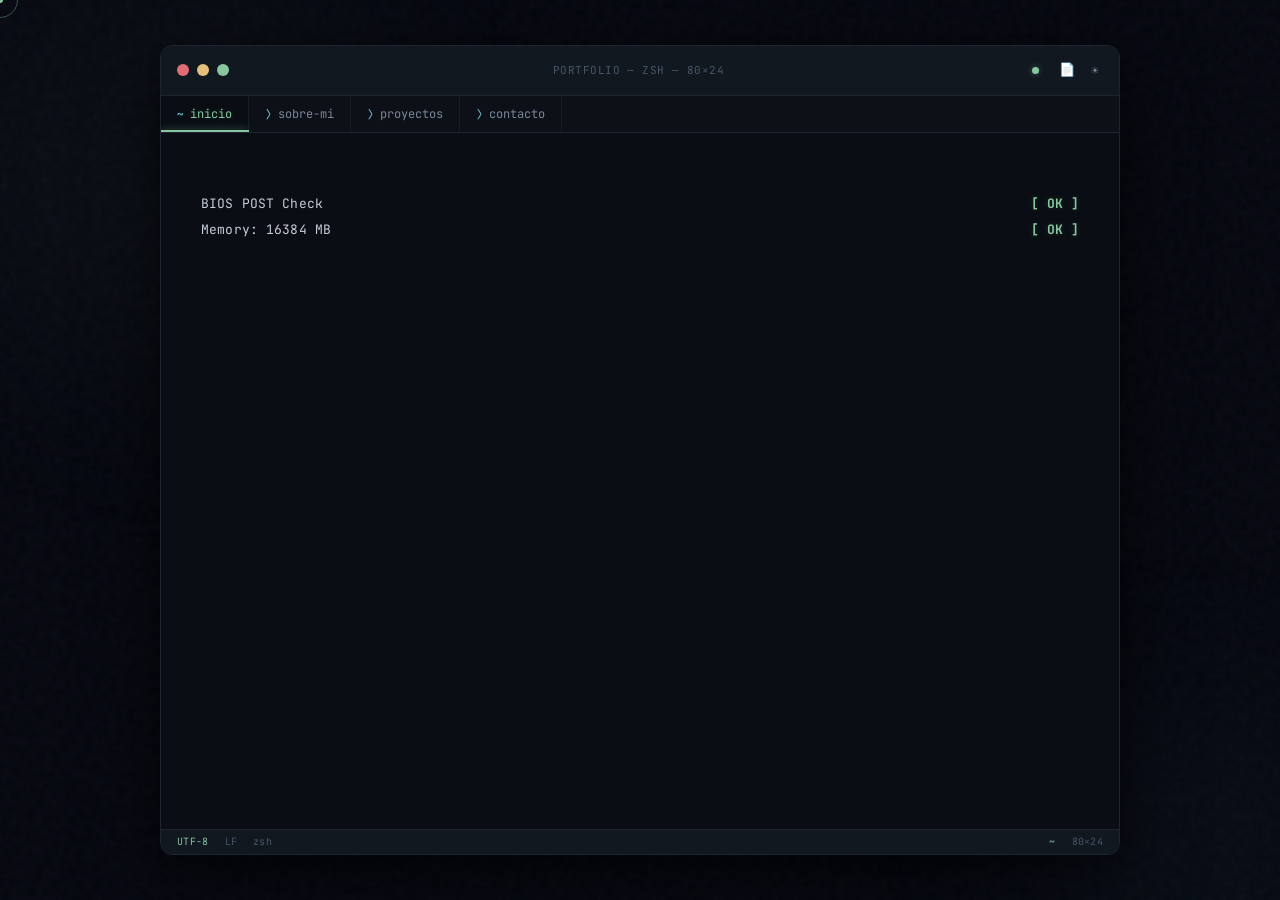
<file: index.html>
<!DOCTYPE html>
<html lang="es">
<head>
  <meta charset="UTF-8">
  <meta name="viewport" content="width=device-width, initial-scale=1.0">
  <title>David Colorado — Ingeniero de Sistemas en Formación | Portafolio Terminal</title>
  <meta name="description" content="Portafolio profesional de David Colorado. Ciberseguridad Junior, automatización y desarrollo de aplicaciones. 3 años de experiencia freelance. Especializado en SIEM, pentesting automatizado, y soluciones cloud.">
  <meta name="keywords" content="portfolio, ciberseguridad, inteligencia artificial, automatizacion, desarrollo web, rust, python, aws, penetration testing, security, SIEM, cloud security">
  <meta name="author" content="David Colorado">
  <meta name="robots" content="index, follow">
  <link rel="canonical" href="https://dacr2153.github.io/Portfolio/">

  <!-- Open Graph -->
  <meta property="og:title" content="David Colorado — Ingeniero de Sistemas en Formación | Portafolio">
  <meta property="og:description" content="Ciberseguridad Junior, automatización y desarrollo de aplicaciones. 3 años de experiencia. Soluciones cloud, SIEM, pentesting automatizado.">
  <meta property="og:type" content="website">
  <meta property="og:url" content="https://dacr2153.github.io/Portfolio/">
  <meta property="og:site_name" content="David Colorado Portfolio">
  <meta property="og:locale" content="es_CO">

  <!-- Twitter Card -->
  <meta name="twitter:card" content="summary">
  <meta name="twitter:title" content="David Colorado — Portafolio Terminal">
  <meta name="twitter:description" content="Ciberseguridad Junior, automatización y desarrollo. 3 años de experiencia.">

  <meta name="theme-color" content="#0a0e14">
  <link rel="preconnect" href="https://fonts.googleapis.com">
  <link rel="preconnect" href="https://fonts.gstatic.com" crossorigin>
  <link href="https://fonts.googleapis.com/css2?family=JetBrains+Mono:wght@400;500;700&display=swap" rel="stylesheet">
  <link rel="stylesheet" href="css/variables.css">
  <link rel="stylesheet" href="css/base.css">
  <link rel="stylesheet" href="css/terminal.css">
  <link rel="stylesheet" href="css/sections.css">
  <link rel="stylesheet" href="css/animations.css">
  <link rel="stylesheet" href="css/terminal-emulator.css">
  <link rel="stylesheet" href="css/effects.css">
  <link rel="stylesheet" href="css/light.css">
  <script type="application/ld+json">
  {
    "@context": "https://schema.org",
    "@type": "Person",
    "name": "David Alexander Colorado Rodríguez",
    "url": "https://dacr2153.github.io/Portfolio",
    "jobTitle": "Ingeniero de Sistemas en Formación — Ciberseguridad Junior",
    "knowsAbout": ["Ciberseguridad", "Inteligencia Artificial", "Automatización", "Cloud Security", "Rust", "Python", "Penetration Testing", "SIEM", "Forensics"],
    "sameAs": [
      "https://github.com/Dacr2153"
    ]
  }
  </script>
</head>
<body>
  <a href="#terminal-body" class="skip-link">Saltar al contenido principal</a>

  <!-- Ambient glow orbs -->
  <div class="orb orb--1"></div>
  <div class="orb orb--2"></div>
  <div class="orb orb--3"></div>

  <!-- Film grain overlay -->
  <div class="grain"></div>

  <!-- Matrix rain canvas (cyber theme only) -->
  <canvas id="matrixCanvas" class="matrix-canvas"></canvas>

  <!-- Devanagari rain canvas (light theme only) -->
  <canvas id="devanagariCanvas" class="devanagari-canvas"></canvas>

  <!-- Custom cursor -->
  <div class="cursor-dot" id="cursorDot"></div>
  <div class="cursor-ring" id="cursorRing"></div>

  <div class="terminal terminal--crt" id="terminal">
    <!-- TITLE BAR -->
    <div class="terminal__titlebar">
      <div class="terminal__dots">
        <span class="dot dot--red"></span>
        <span class="dot dot--yellow"></span>
        <span class="dot dot--green"></span>
      </div>
      <span class="terminal__title">portfolio — zsh — 80×24</span>
      <div class="terminal__titlebar-actions">
        <span class="pulse-dot" title="Disponible para oportunidades"></span>
        <a href="simple.html" class="theme-toggle" title="Ver versión simple del portafolio" aria-label="Ver versión simple">📄</a>
        <button class="theme-toggle" id="themeToggle" aria-label="Cambiar tema" title="Cambiar tema">☀</button>
      </div>
    </div>

    <!-- TAB BAR -->
    <div class="terminal__tabbar" role="tablist">
      <button class="tab tab--active" data-section="hero" role="tab" aria-selected="true" id="tab-hero">
        <span class="tab__icon">~</span>
        <span class="tab__label">inicio</span>
      </button>
      <button class="tab" data-section="about" role="tab" aria-selected="false" id="tab-about">
        <span class="tab__icon">⟩</span>
        <span class="tab__label">sobre-mi</span>
      </button>
      <button class="tab" data-section="projects" role="tab" aria-selected="false" id="tab-projects">
        <span class="tab__icon">⟩</span>
        <span class="tab__label">proyectos</span>
      </button>
      <button class="tab" data-section="contact" role="tab" aria-selected="false" id="tab-contact">
        <span class="tab__icon">⟩</span>
        <span class="tab__label">contacto</span>
      </button>
    </div>

    <!-- TERMINAL BODY -->
    <div class="terminal__body" id="terminal-body">

      <!-- ===== HERO / BOOT ===== -->
      <div class="terminal-section terminal-section--active" id="section-hero" role="tabpanel" aria-labelledby="tab-hero">
        <div class="boot" id="bootSequence">
          <div class="boot-line" data-delay="0">
            <span class="boot-line__text">BIOS POST Check</span>
            <span class="boot-line__status">[ OK ]</span>
          </div>
          <div class="boot-line" data-delay="200">
            <span class="boot-line__text">Memory: 16384 MB</span>
            <span class="boot-line__status">[ OK ]</span>
          </div>
          <div class="boot-line" data-delay="400">
            <span class="boot-line__text">Loading kernel modules</span>
            <span class="boot-line__status">[ OK ]</span>
          </div>
          <div class="boot-line" data-delay="550">
            <span class="boot-line__text">Mounting filesystems</span>
            <span class="boot-line__status">[ OK ]</span>
          </div>
          <div class="boot-line" data-delay="700">
            <span class="boot-line__text">Starting network</span>
            <span class="boot-line__status">[ OK ]</span>
          </div>
          <div class="boot-line" data-delay="900">
            <span class="boot-line__text">Loading portfolio.service</span>
            <span class="boot-line__status">[ OK ]</span>
          </div>
          <div class="boot-progress" id="bootProgress">
            <div class="boot-progress__fill" id="bootProgressFill"></div>
          </div>
          <div class="boot-welcome" id="bootWelcome">
            <div class="boot-welcome__title">Welcome to PortfolioOS v2.0</div>
            <div class="boot-welcome__subtitle">Last login: Sat Aug 30 from github.com</div>
          </div>
        </div>

        <!-- HERO CONTENT (hidden until boot completes) -->
        <div class="hero-content" id="heroContent" style="display:none;">
          <div class="hero-cmd">
            <div class="hero-cmd__line">
              <span class="prompt">whoami</span>
            </div>
            <div class="hero-cmd__output">
              <div class="hero-name" id="heroName">David Colorado</div>
            </div>
          </div>

          <div class="hero-cmd">
            <div class="hero-cmd__line">
              <span class="prompt">cat /etc/motd</span>
            </div>
            <div class="hero-cmd__output">
              <div class="hero-role">Ingeniero de Sistemas en Formación — Ciberseguridad Junior</div>
              <div class="hero-focus">Automatización · Seguridad en la Nube · Agentes de IA · Detección de Amenazas</div>
            </div>
          </div>

          <div class="hero-cmd">
            <div class="hero-cmd__line">
              <span class="prompt">ls ~/proyectos/</span>
            </div>
            <div class="hero-cmd__output hero-ls">
              <div class="hero-ls__dirs">
                <a class="hero-ls__dir" data-goto="projects" data-filter="ciberseguridad">
                  ciberseguridad/<span># seguridad ofensiva y defensiva</span>
                </a>
                <a class="hero-ls__dir" data-goto="projects" data-filter="ia">
                  ia/<span># agentes IA y ML aplicado</span>
                </a>
                <a class="hero-ls__dir" data-goto="projects" data-filter="appweb">
                  appweb/<span># aplicaciones web full-stack</span>
                </a>
              </div>
            </div>
          </div>

          <div class="term-emulator" id="heroTerminal" role="application" aria-label="Terminal interactivo"></div>
        </div>
      </div>

      <!-- ===== SOBRE MÍ ===== -->
      <div class="terminal-section" id="section-about" role="tabpanel" aria-labelledby="tab-about">
        <div class="section-header">
          <span class="section-header__title">~</span>
          <span class="section-header__path">sobre-mi</span>
        </div>

        <div class="cmd-output">
          <span class="prompt">neofetch --portfolio</span>
        </div>

        <div class="neofetch reveal">
           <pre class="neofetch__ascii">
       .--.       
      |o_o |      David Colorado
      |:_/ |      Ingeniero de Sistemas en Formación
     //   \ \     ─────────────────────
    (|     | )    OS: PortfolioOS 2.0
   /'\_   _/`\    Host: GitHub Pages
   \___)=(___/    Shell: zsh 5.9
                  Terminal: Portfolio-TUI
                  CPU: Creative + Analytical
                  Memory: 10 Proyectos
                  Uptime: Since 2022</pre>
          <div class="neofetch__info">
            <div class="neofetch__row">
              <span class="neofetch__label">Nombre</span>
              <span class="neofetch__sep">:</span>
              <span class="neofetch__value">David Alexander Colorado Rodríguez</span>
            </div>
            <div class="neofetch__row">
              <span class="neofetch__label">Título</span>
              <span class="neofetch__sep">:</span>
              <span class="neofetch__value">Ingeniero de Sistemas en Formación — Ciberseguridad Junior</span>
            </div>
            <div class="neofetch__row">
              <span class="neofetch__label">Experiencia</span>
              <span class="neofetch__sep">:</span>
              <span class="neofetch__value">3 años freelance (Automatización, IA, Seguridad)</span>
            </div>
            <div class="neofetch__row">
              <span class="neofetch__label">Ubicación</span>
              <span class="neofetch__sep">:</span>
              <span class="neofetch__value">Bogotá, Colombia</span>
            </div>
            <div class="neofetch__row">
              <span class="neofetch__label">Terminal</span>
              <span class="neofetch__sep">:</span>
              <span class="neofetch__value">Portfolio-TUI v1.0</span>
            </div>

            <div class="neofetch__section">
              <div class="neofetch__section-title">=== STACK ===</div>
              <div class="neofetch__row">
                <span class="neofetch__label">Languages</span>
                <span class="neofetch__sep">:</span>
                <span class="neofetch__value">Python · Rust · Bash · Java · JavaScript</span>
              </div>
              <div class="neofetch__row">
                <span class="neofetch__label">Frontend</span>
                <span class="neofetch__sep">:</span>
                <span class="neofetch__value">React · HTML5 · CSS</span>
              </div>
              <div class="neofetch__row">
                <span class="neofetch__label">Backend</span>
                <span class="neofetch__sep">:</span>
                <span class="neofetch__value">Node.js · FastAPI</span>
              </div>
              <div class="neofetch__row">
                <span class="neofetch__label">AI/ML</span>
                <span class="neofetch__sep">:</span>
                <span class="neofetch__value">Agentes multiagente · Detección de phishing · Ollama · Gemini</span>
              </div>
              <div class="neofetch__row">
                <span class="neofetch__label">Cloud</span>
                <span class="neofetch__sep">:</span>
                <span class="neofetch__value">AWS (básico) · Docker · GitHub Actions</span>
              </div>
              <div class="neofetch__row">
                <span class="neofetch__label">Security</span>
                <span class="neofetch__sep">:</span>
                <span class="neofetch__value">Nmap · Metasploit · Burp Suite · Wireshark · John the Ripper</span>
              </div>
              <div class="neofetch__row">
                <span class="neofetch__label">Databases</span>
                <span class="neofetch__sep">:</span>
                <span class="neofetch__value">PostgreSQL · MySQL · MongoDB</span>
              </div>
              <div class="neofetch__row">
                <span class="neofetch__label">SO</span>
                <span class="neofetch__sep">:</span>
                <span class="neofetch__value">Kali · Parrot · Ubuntu · ArchLinux</span>
              </div>
            </div>

            <div class="neofetch__color-bar">
              <span class="neofetch__color-block" style="background: #0a0e14;"></span>
              <span class="neofetch__color-block" style="background: #e06c75;"></span>
              <span class="neofetch__color-block" style="background: #88c6a0;"></span>
              <span class="neofetch__color-block" style="background: #e5c07b;"></span>
              <span class="neofetch__color-block" style="background: #61afef;"></span>
              <span class="neofetch__color-block" style="background: #c678dd;"></span>
              <span class="neofetch__color-block" style="background: #6cb4c9;"></span>
              <span class="neofetch__color-block" style="background: #abb2bf;"></span>
            </div>
          </div>
        </div>

        <!-- EXPERIENCE -->
        <div class="cmd-output" style="margin-top: var(--sp-6);">
          <span class="prompt">cat /var/log/experience.log</span>
        </div>
        <div class="experience-view reveal">
          <div class="experience-entry">
            <div class="experience-entry__header">
              <span class="experience-entry__role">Desarrollador Freelance — Automatización, IA y Seguridad</span>
              <span class="experience-entry__date">2022 — 2026</span>
            </div>
            <div class="experience-entry__company">Múltiples clientes empresariales (independiente)</div>
            <ul class="experience-entry__list">
              <li>Diseñé e implementé herramientas de seguridad (RedOps, CloudSentinel, ForensIQ, DangerZone) para detección de vulnerabilidades y automatización de respuesta a incidentes</li>
              <li>Detecté fallos y vulnerabilidades en desarrollos empresariales mediante análisis manual, análisis con IA y herramientas especializadas (Nmap, Burp Suite, Metasploit)</li>
              <li>Adapté DangerZone: herramienta de defensa contra contaminación de documentos por phishing y detección de prompt injection</li>
              <li>Implementé controles básicos de seguridad en servicios AWS (IAM, EC2, S3) para infraestructuras de clientes</li>
              <li>Automaticé procesos de seguridad mediante agentes de IA (1 en producción, 2 en laboratorio) con respuesta automatizada (aislamiento, bloqueo de IPs, notificaciones)</li>
            </ul>
          </div>
          <div class="experience-entry">
            <div class="experience-entry__header">
              <span class="experience-entry__role">Instructor de Seguridad Informática</span>
              <span class="experience-entry__date">2023 — 2025</span>
            </div>
            <div class="experience-entry__company">GISAC - ACM Chapter, Universidad Distrital Francisco José de Caldas</div>
            <ul class="experience-entry__list">
              <li>Diseñé e impartí curso especializado en seguridad informática y hacking ético</li>
              <li>Entrené prácticamente en distribuciones de seguridad (Kali Linux, Parrot OS)</li>
              <li>Enseñé técnicas de pruebas de penetración bajo marcos éticos y legales</li>
              <li>Formé en ingeniería social y concienciación de seguridad</li>
              <li>Desarrollé laboratorios prácticos simulando escenarios reales de ataque y defensa</li>
              <li>Capacité a 20-32 estudiantes por ciclo en sesiones de 2h virtuales + 2h presenciales</li>
            </ul>
          </div>
          <div class="experience-entry">
            <div class="experience-entry__header">
              <span class="experience-entry__role">Instructor de Introducción a Linux</span>
              <span class="experience-entry__date">2024</span>
            </div>
            <div class="experience-entry__company">GIOS - ACM Chapter, Universidad Distrital Francisco José de Caldas</div>
            <ul class="experience-entry__list">
              <li>Enseñé fundamentos del sistema operativo Linux</li>
              <li>Capacité en administración de sistemas mediante línea de comandos</li>
              <li>Desarrollé competencias en shell scripting y automatización</li>
              <li>Formé en gestión de permisos y seguridad básica en entornos Linux</li>
              <li>Capacité a 20-32 estudiantes por ciclo en sesiones de 2h virtuales</li>
            </ul>
          </div>
        </div>

        <!-- CERTIFICATIONS -->
        <div class="cmd-output" style="margin-top: var(--sp-6);">
          <span class="prompt">ls /etc/certs/</span>
        </div>
        <div class="certs-view reveal">
          <div class="cert-entry">
            <span class="cert-entry__icon">🏅</span>
            <div class="cert-entry__info">
              <span class="cert-entry__name">Google Cybersecurity Professional Certificate</span>
              <span class="cert-entry__date">Agosto 2024</span>
            </div>
          </div>
          <div class="cert-entry">
            <span class="cert-entry__icon">🏅</span>
            <div class="cert-entry__info">
              <span class="cert-entry__name">Cisco Cybersecurity Essentials</span>
              <span class="cert-entry__date">2025</span>
            </div>
          </div>
          <div class="cert-entry">
            <span class="cert-entry__icon">🏅</span>
            <div class="cert-entry__info">
              <span class="cert-entry__name">Certificación en Análisis de Datos — MinTIC</span>
              <span class="cert-entry__date">2023</span>
            </div>
          </div>
          <div class="cert-entry">
            <span class="cert-entry__icon">🎓</span>
            <div class="cert-entry__info">
              <span class="cert-entry__name">Ingeniería de Sistemas — Universidad Distrital</span>
              <span class="cert-entry__date">2021 – 2027 (tesis en proceso)</span>
            </div>
          </div>
          <div class="cert-entry">
            <span class="cert-entry__icon">🏅</span>
            <div class="cert-entry__info">
              <span class="cert-entry__name">Diplomado en Desarrollo de Aplicaciones Web — Universidad Nacional de Colombia</span>
              <span class="cert-entry__date">Mayo 2021 — Diciembre 2021</span>
            </div>
          </div>
          <div class="cert-entry">
            <span class="cert-entry__icon">🏅</span>
            <div class="cert-entry__info">
              <span class="cert-entry__name">Programa Misión TIC 2022 (Ciclos 1, 2, 3 y 4a) — Habilidades de Programación</span>
              <span class="cert-entry__date">2022</span>
            </div>
          </div>
        </div>

        <!-- METRICS -->
        <div class="cmd-output" style="margin-top: var(--sp-6);">
          <span class="prompt">cat /proc/portfolio/stats</span>
        </div>
        <div class="metrics-view reveal">
          <div class="metrics-grid">
            <div class="metric-card">
              <div class="metric-card__label">Proyectos</div>
              <div class="metric-card__value" data-count="10">10</div>
              <div class="metric-card__bar">
                <div class="metric-card__bar-fill" data-width="100"></div>
              </div>
            </div>
            <div class="metric-card">
              <div class="metric-card__label">Certificaciones</div>
              <div class="metric-card__value" data-count="3">3</div>
              <div class="metric-card__bar">
                <div class="metric-card__bar-fill" data-width="30"></div>
              </div>
            </div>
            <div class="metric-card">
              <div class="metric-card__label">Lenguajes</div>
              <div class="metric-card__value" data-count="6">6</div>
              <div class="metric-card__bar">
                <div class="metric-card__bar-fill" data-width="60"></div>
              </div>
            </div>
            <div class="metric-card">
              <div class="metric-card__label">Clientes</div>
              <div class="metric-card__value" data-count="4">4</div>
              <div class="metric-card__bar">
                <div class="metric-card__bar-fill" data-width="40"></div>
              </div>
            </div>
          </div>
        </div>
      </div>

      <!-- ===== PROYECTOS ===== -->
      <div class="terminal-section" id="section-projects" role="tabpanel" aria-labelledby="tab-projects">
        <div class="section-header">
          <span class="section-header__title">~</span>
          <span class="section-header__path">proyectos</span>
        </div>

        <div class="cmd-output">
          <span class="prompt">tree ~/proyectos/ --dirs-first -L 2</span>
        </div>

        <div class="project-filters" style="margin-top: var(--sp-3);">
          <button class="filter-btn filter-btn--active" data-filter="all">todos</button>
          <button class="filter-btn" data-filter="ciberseguridad">
            <span class="filter-btn__dot" style="background: var(--accent-cyber);"></span>
            ciberseguridad
          </button>
          <button class="filter-btn" data-filter="ia">
            <span class="filter-btn__dot" style="background: var(--accent-ai);"></span>
            ia
          </button>
          <button class="filter-btn" data-filter="appweb">
            <span class="filter-btn__dot" style="background: var(--accent-web);"></span>
            appweb
          </button>
        </div>

        <div class="tree-view" id="projectsTree">
          <noscript>
            <div class="portfolio-group">
              <div class="portfolio-group__header">
                <span class="folder-icon">&#128193;</span>
                <span class="group-name">ciberseguridad/</span>
                <span class="group-desc"># seguridad ofensiva y defensiva</span>
              </div>
              <div class="project-entry">
                <div class="project-entry__left">
                  <span class="project-entry__icon">|──</span>
                  <span class="project-entry__name">CloudSentinel_ZeroTrust/</span>
                  <span class="project-entry__desc">SIEM ligero con ML para detección de anomalías en AWS</span>
                </div>
                <div class="project-entry__tech"><span class="tech-tag">Python</span><span class="tech-tag">AWS</span><span class="tech-tag">scikit-learn</span></div>
              </div>
              <div class="project-entry">
                <div class="project-entry__left">
                  <span class="project-entry__icon">|──</span>
                  <span class="project-entry__name">DangerZone/</span>
                  <span class="project-entry__desc">Sanitizador de documentos en sandbox aislado (Rust)</span>
                </div>
                <div class="project-entry__tech"><span class="tech-tag">Rust</span><span class="tech-tag">Podman</span><span class="tech-tag">PDFium</span></div>
              </div>
              <div class="project-entry">
                <div class="project-entry__left">
                  <span class="project-entry__icon">|──</span>
                  <span class="project-entry__name">ForensIQ/</span>
                  <span class="project-entry__desc">Forensics de memoria y threat hunting con ML</span>
                </div>
                <div class="project-entry__tech"><span class="tech-tag">Python</span><span class="tech-tag">Volatility 3</span><span class="tech-tag">XGBoost</span></div>
              </div>
              <div class="project-entry">
                <div class="project-entry__left">
                  <span class="project-entry__icon">|──</span>
                  <span class="project-entry__name">RedOps_Automatico/</span>
                  <span class="project-entry__desc">Pentesting automatizado orquestado por LLM local</span>
                </div>
                <div class="project-entry__tech"><span class="tech-tag">Python</span><span class="tech-tag">Metasploit</span><span class="tech-tag">Ollama</span></div>
              </div>
              <div class="project-entry">
                <div class="project-entry__left">
                  <span class="project-entry__icon">└──</span>
                  <span class="project-entry__name">VPNForge/</span>
                  <span class="project-entry__desc">Suite VPN multi-protocolo (WireGuard, OpenVPN, IPsec)</span>
                </div>
                <div class="project-entry__tech"><span class="tech-tag">Rust</span><span class="tech-tag">Python</span><span class="tech-tag">WireGuard</span></div>
              </div>
            </div>
            <div class="portfolio-group">
              <div class="portfolio-group__header">
                <span class="folder-icon">&#128193;</span>
                <span class="group-name">ia/</span>
                <span class="group-desc"># agentes IA y ML aplicado</span>
              </div>
              <div class="project-entry">
                <div class="project-entry__left">
                  <span class="project-entry__icon">|──</span>
                  <span class="project-entry__name">InvimaRSMolecula/</span>
                  <span class="project-entry__desc">Agentes IA para registro sanitario de moléculas</span>
                </div>
                <div class="project-entry__tech"><span class="tech-tag">Python</span><span class="tech-tag">FastAPI</span><span class="tech-tag">Gemini</span></div>
              </div>
              <div class="project-entry">
                <div class="project-entry__left">
                  <span class="project-entry__icon">|──</span>
                  <span class="project-entry__name">ProcesamientoAudioIA/</span>
                  <span class="project-entry__desc">Restauración profesional de audio con DSP + neural</span>
                </div>
                <div class="project-entry__tech"><span class="tech-tag">Python</span><span class="tech-tag">PyTorch</span><span class="tech-tag">librosa</span></div>
              </div>
              <div class="project-entry">
                <div class="project-entry__left">
                  <span class="project-entry__icon">└──</span>
                  <span class="project-entry__name">ResurgeAgent/</span>
                  <span class="project-entry__desc">Coordinación inteligente de respuesta a desastres</span>
                </div>
                <div class="project-entry__tech"><span class="tech-tag">Python</span><span class="tech-tag">FastAPI</span><span class="tech-tag">Gemini</span></div>
              </div>
            </div>
            <div class="portfolio-group">
              <div class="portfolio-group__header">
                <span class="folder-icon">&#128193;</span>
                <span class="group-name">appweb/</span>
                <span class="group-desc"># aplicaciones web full-stack</span>
              </div>
              <div class="project-entry">
                <div class="project-entry__left">
                  <span class="project-entry__icon">|──</span>
                  <span class="project-entry__name">ColorCafe/</span>
                  <span class="project-entry__desc">PWA de análisis de café con visión artificial</span>
                </div>
                <div class="project-entry__tech"><span class="tech-tag">React</span><span class="tech-tag">TypeScript</span><span class="tech-tag">Python</span></div>
              </div>
              <div class="project-entry">
                <div class="project-entry__left">
                  <span class="project-entry__icon">└──</span>
                  <span class="project-entry__name">FinalStore/</span>
                  <span class="project-entry__desc">E-commerce con AI try-on, búsqueda por voz y tiempo real</span>
                </div>
                <div class="project-entry__tech"><span class="tech-tag">Go</span><span class="tech-tag">React</span><span class="tech-tag">TypeScript</span></div>
              </div>
            </div>
          </noscript>
        </div>

        <div class="project-detail" id="projectDetail">
          <!-- Populated by JS when a project is clicked -->
        </div>
      </div>

      <!-- ===== CONTACTO ===== -->
      <div class="terminal-section" id="section-contact" role="tabpanel" aria-labelledby="tab-contact">
        <div class="section-header">
          <span class="section-header__title">~</span>
          <span class="section-header__path">contacto</span>
        </div>

        <div class="cmd-output">
          <span class="prompt">ssh contact@portfolio.local</span>
        </div>
        <div class="cmd-output cmd-output--dim">
          Connecting to portfolio.local ...<br>
          Connection established.<br>
          Authenticated.
        </div>

        <div class="contact-view">
          <div class="contact-channels">
            <a href="https://github.com/DaCr2153" target="_blank" rel="noopener" class="contact-channel">
              <span class="contact-channel__icon">{ }</span>
              <div class="contact-channel__info">
                <div class="contact-channel__label">GitHub</div>
                <div class="contact-channel__value">github.com/DaCr2153</div>
              </div>
              <span class="contact-channel__arrow">→</span>
            </a>
            <a href="mailto:daacolorador@gmail.com" class="contact-channel">
              <span class="contact-channel__icon">@</span>
              <div class="contact-channel__info">
                <div class="contact-channel__label">Correo</div>
                <div class="contact-channel__value">daacolorador@gmail.com</div>
              </div>
              <span class="contact-channel__arrow">→</span>
            </a>
            <a href="mailto:DaCr2153@proton.me" class="contact-channel">
              <span class="contact-channel__icon">🔒</span>
              <div class="contact-channel__info">
                <div class="contact-channel__label">Correo Seguro</div>
                <div class="contact-channel__value">DaCr2153@proton.me</div>
              </div>
              <span class="contact-channel__arrow">→</span>
            </a>
            <a href="cv/CV_2026.pdf" target="_blank" rel="noopener" class="contact-channel">
              <span class="contact-channel__icon">📄</span>
              <div class="contact-channel__info">
                <div class="contact-channel__label">Descargar CV</div>
                <div class="contact-channel__value">CV_2026.pdf</div>
              </div>
              <span class="contact-channel__arrow">→</span>
            </a>
          </div>

          <div class="cmd-output" style="margin: var(--sp-4) 0;">
            <span class="prompt">cat << 'EOF' > mensaje.txt</span>
          </div>

          <div class="contact-form" style="padding: var(--sp-4); border: 1px solid var(--border); border-radius: 4px;">
            <div class="cmd-output">
              <span style="color: var(--term-yellow);">Para contactarme, envía un email a:</span>
            </div>
            <div class="cmd-output" style="margin-top: var(--sp-2);">
              <span style="color: var(--term-green);">daacolorador@gmail.com</span>
            </div>
            <div class="cmd-output" style="margin-top: var(--sp-2);">
              <span style="color: var(--term-green);">DaCr2153@proton.me</span>
            </div>
            <div class="cmd-output" style="margin-top: var(--sp-3);">
              <span style="color: var(--dim);">También puedes encontrarme en GitHub.</span>
            </div>
          </div>

          <div class="cmd-output" style="margin-top: var(--sp-3);">
            <span class="prompt">EOF</span>
          </div>
        </div>

        <div class="footer">
          <span>© 2026 David Colorado. Built with HTML, CSS & JavaScript.</span>
        </div>
      </div>

    </div>

    <!-- STATUS BAR -->
    <div class="terminal__statusbar">
      <span class="statusbar__left">
        <span class="statusbar__item statusbar__item--accent">UTF-8</span>
        <span class="statusbar__item">LF</span>
        <span class="statusbar__item">zsh</span>
      </span>
      <span class="statusbar__right">
        <span class="statusbar__item statusbar__item--accent" id="statusSection">~</span>
        <span class="statusbar__item">80×24</span>
      </span>
    </div>
  </div>

  <!-- Web version banner sign -->
  <div class="web-banner" id="webBanner">
    <div class="web-banner__sign">
      Ingresa a esta página<br>para ver el portafolio<br>en versión web
    </div>
  </div>
  <svg id="webArrow" width="80" height="50" viewBox="0 0 80 50" fill="none">
    <path d="M78 6 Q45 6 22 16 Q8 24 7 44" stroke="#88c6a0" stroke-width="3" fill="none" stroke-linecap="round"/>
    <path d="M3 40 L7 49 L12 39" stroke="#88c6a0" stroke-width="3" fill="none" stroke-linecap="round" stroke-linejoin="round"/>
  </svg>

  <script src="js/boot.js"></script>
  <script src="js/typewriter.js"></script>
  <script src="js/terminal-emulator.js"></script>
  <script src="js/projects.js"></script>
  <script src="js/modal.js"></script>
  <script src="js/contact.js"></script>
  <script src="js/theme.js"></script>
  <script src="js/scroll-progress.js"></script>
  <script src="js/shortcuts.js"></script>
  <script src="js/app.js"></script>
</body>
</html>
</file>
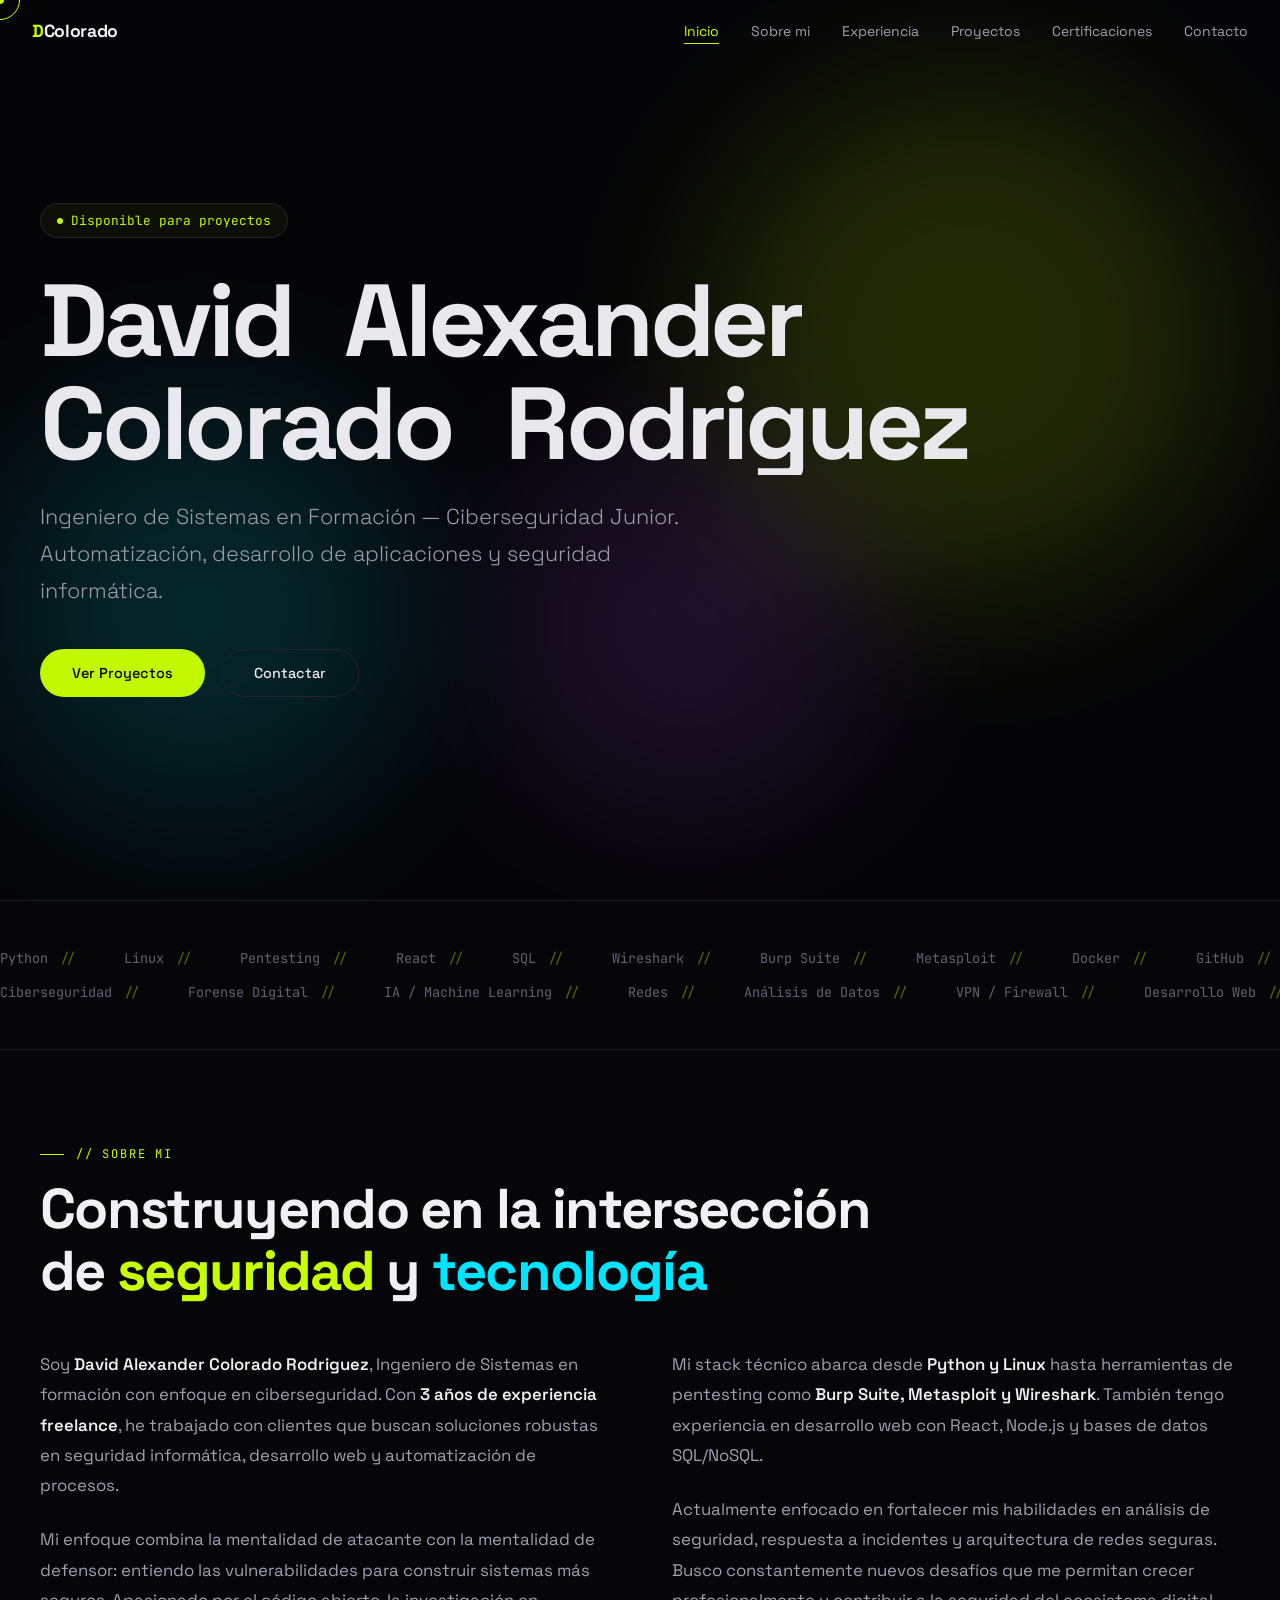
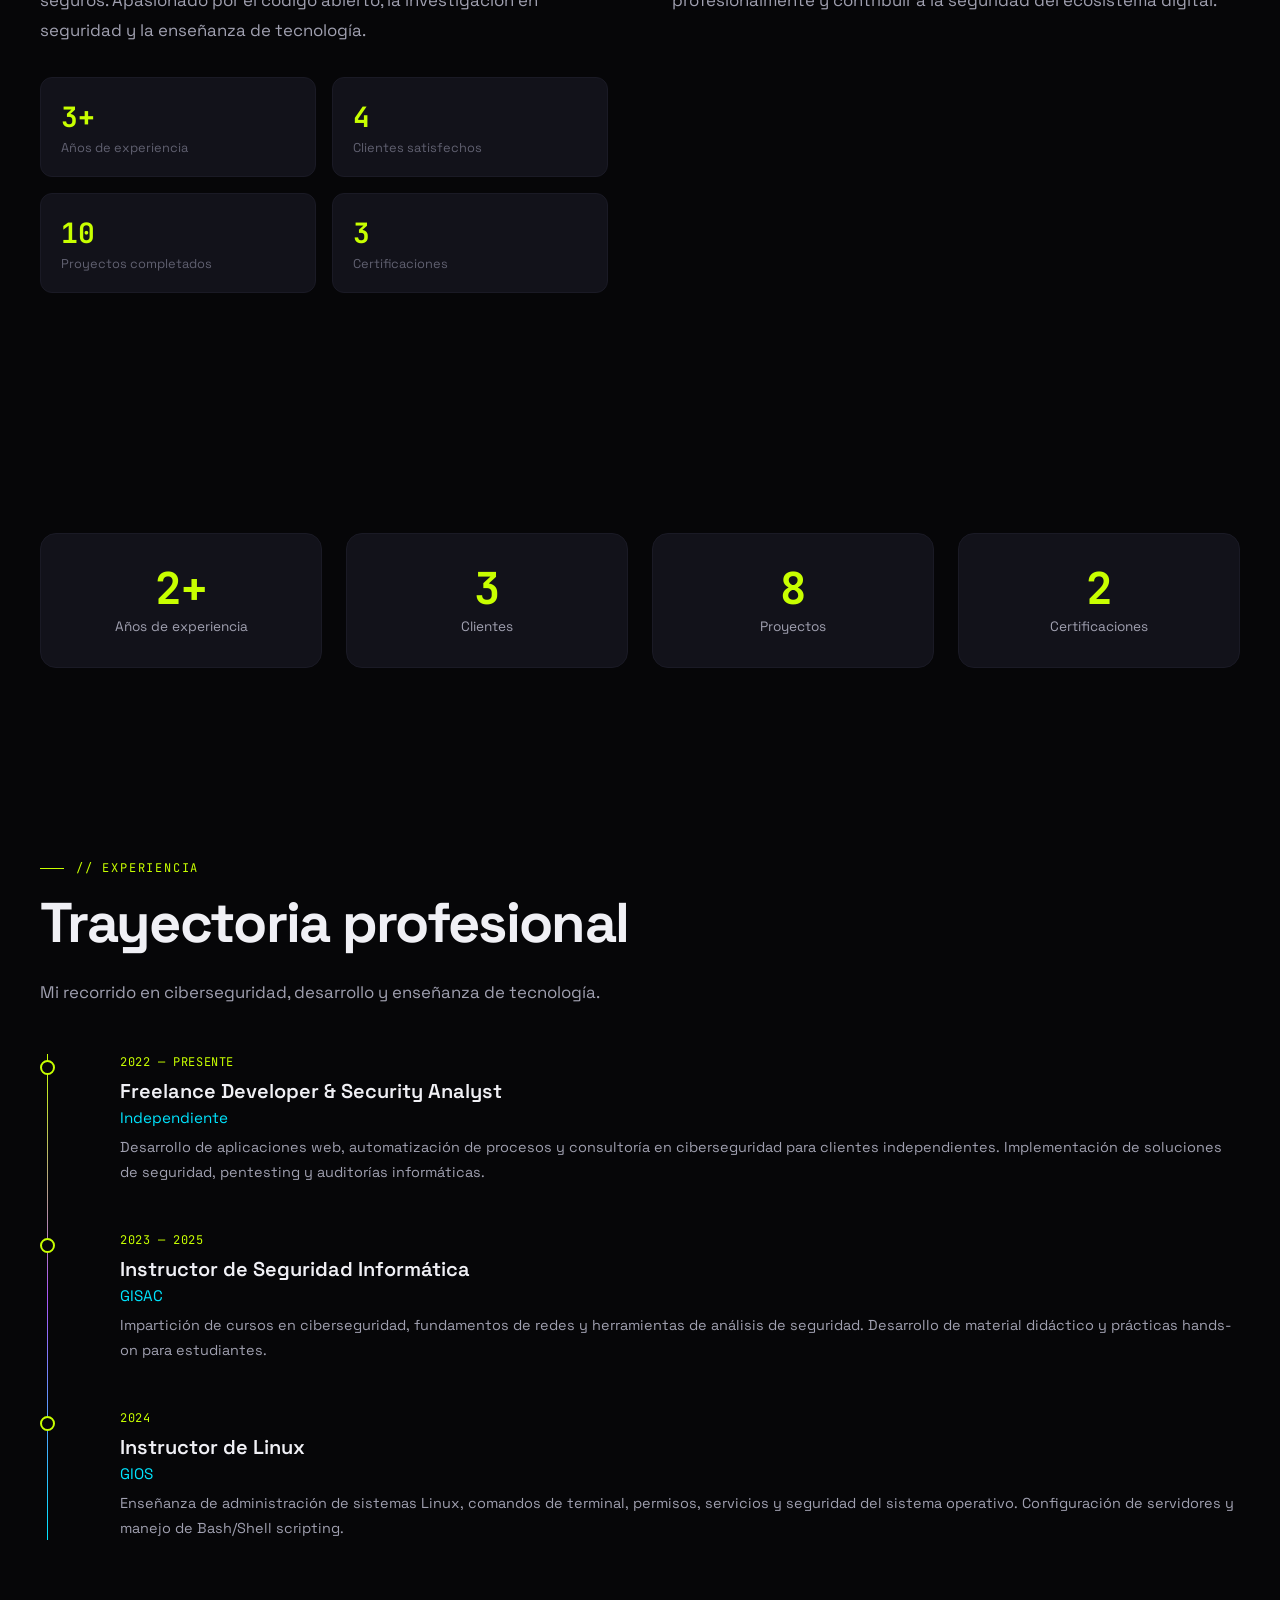
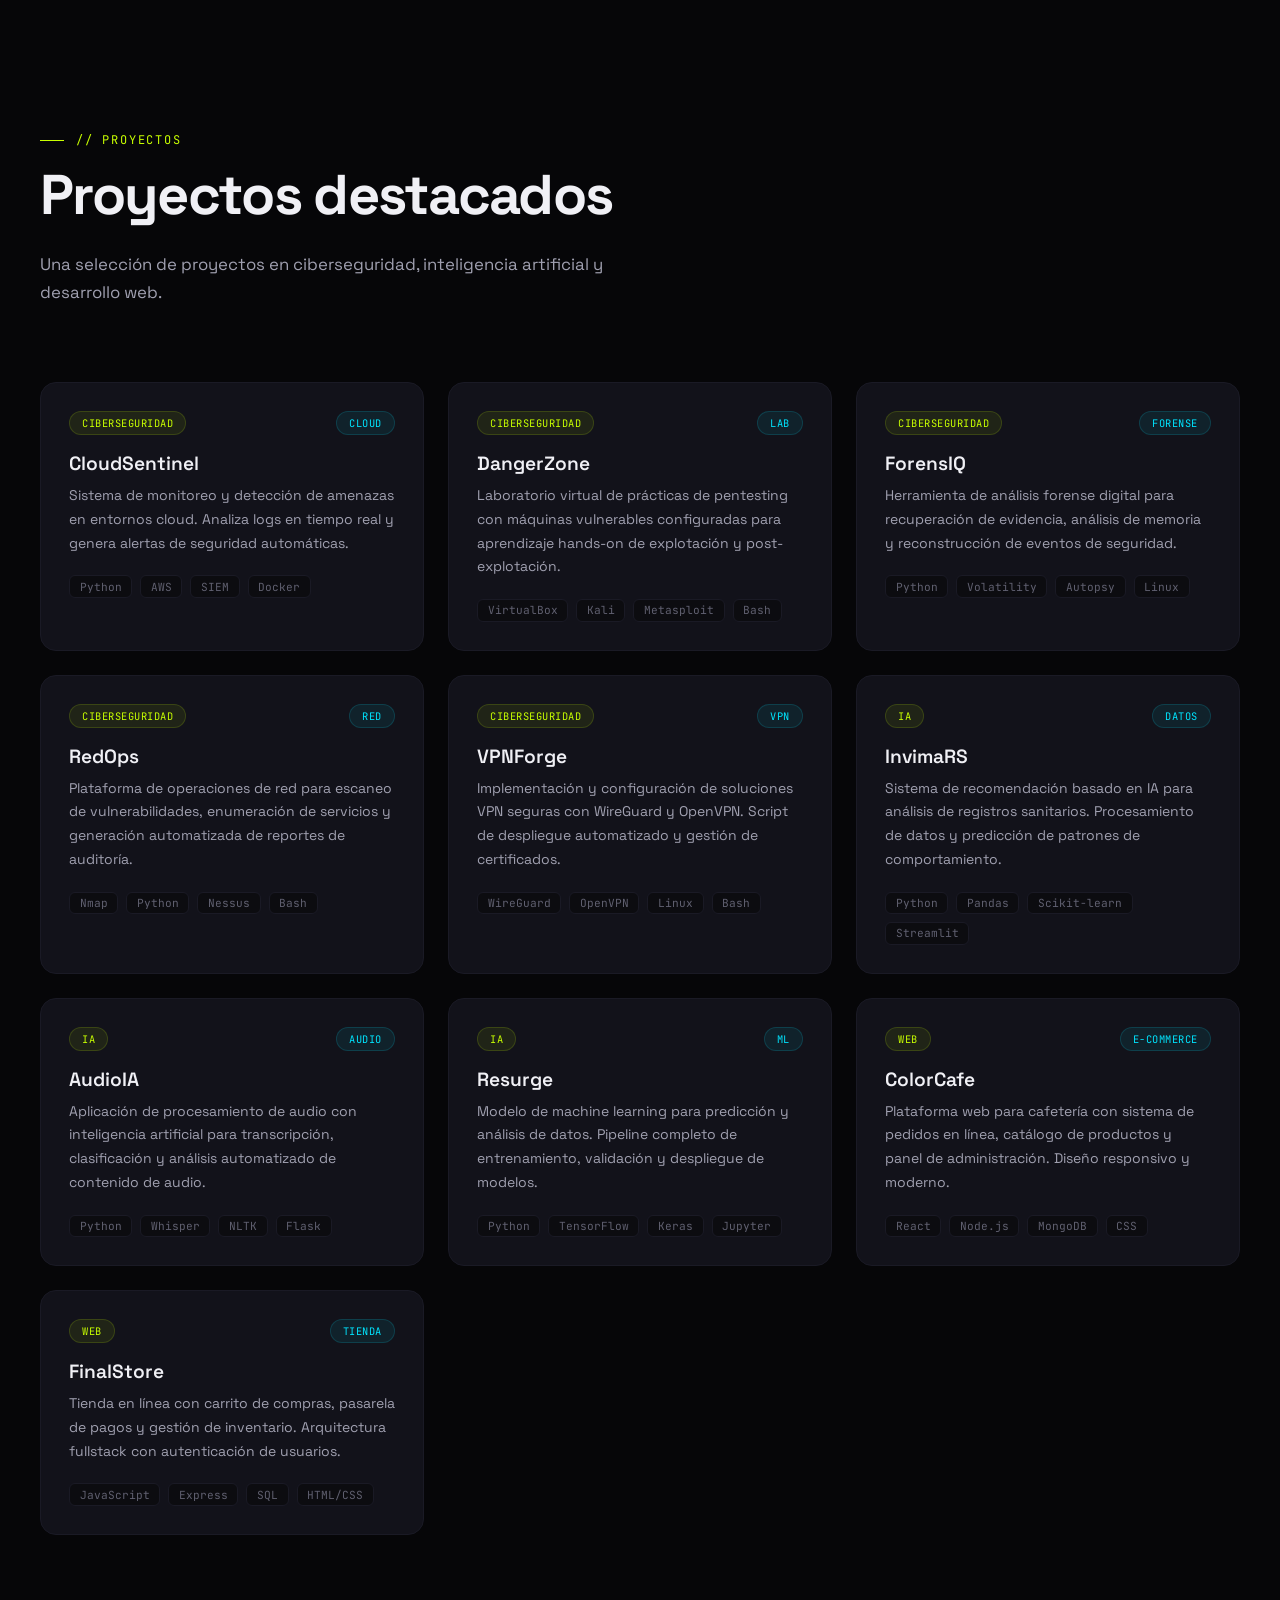
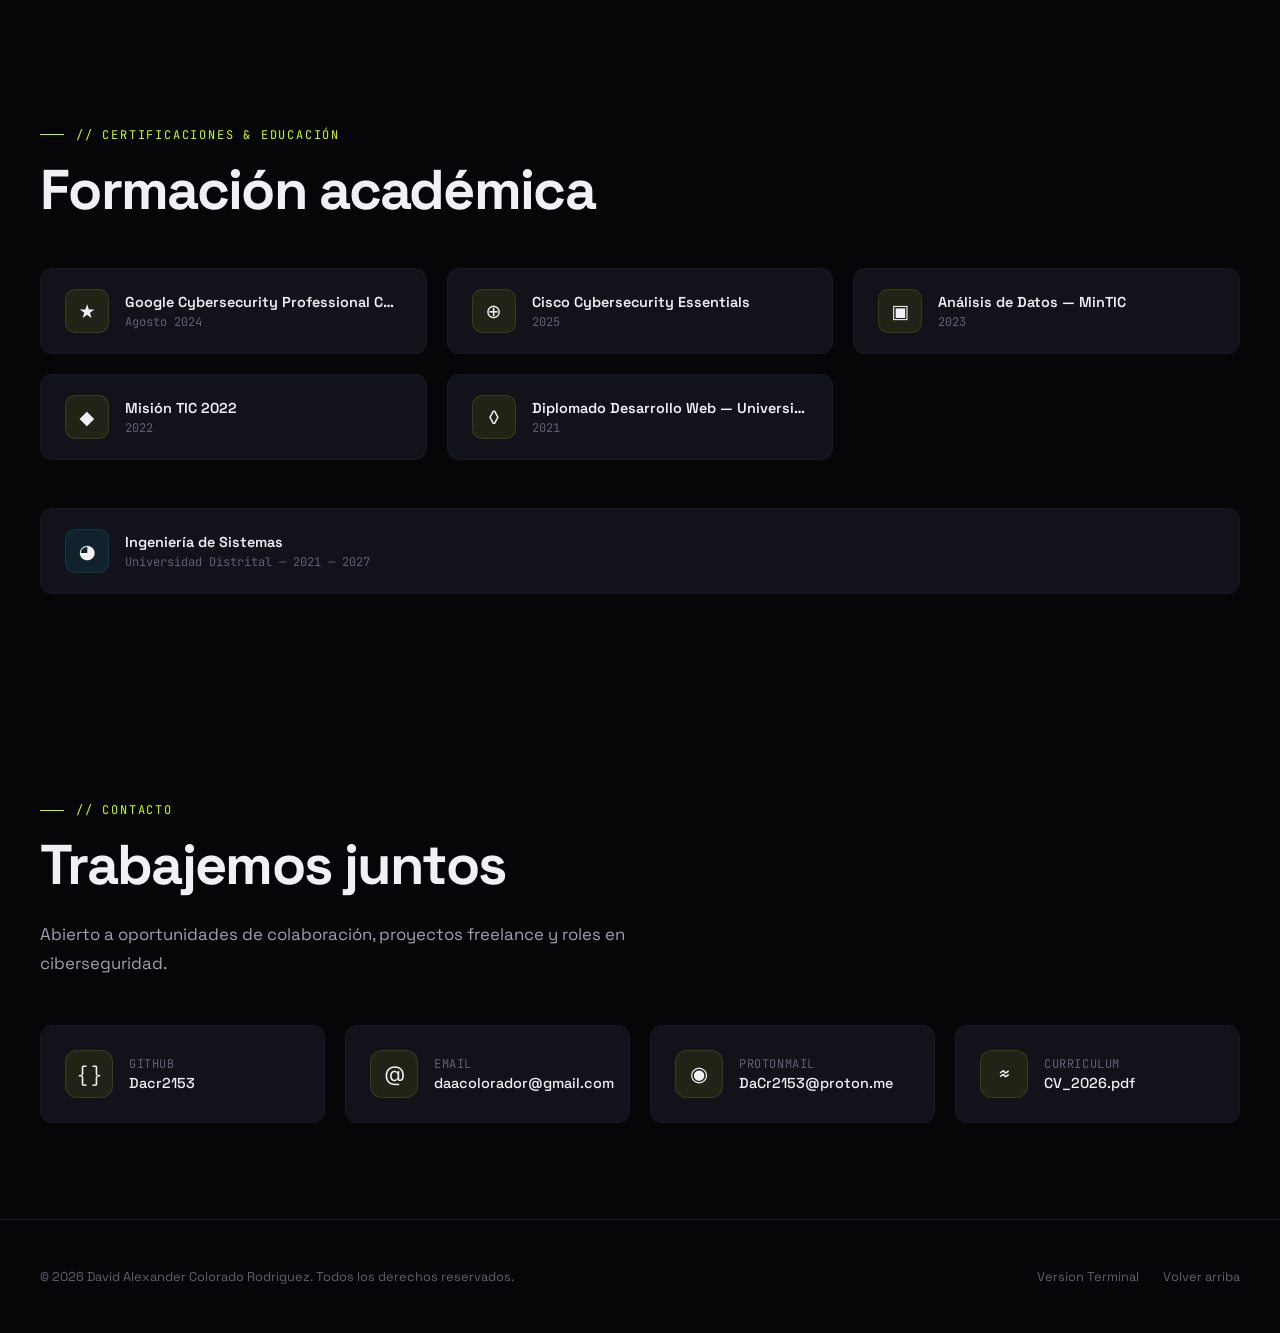
<file: simple.html>
<!DOCTYPE html>
<html lang="es">
<head>
  <meta charset="UTF-8">
  <meta name="viewport" content="width=device-width, initial-scale=1.0">
  <title>David Colorado — Ingeniero de Sistemas en Formación</title>
  <meta name="description" content="Portfolio profesional de David Colorado. Ciberseguridad Junior, automatización y desarrollo de aplicaciones.">
  <meta name="author" content="David Colorado">
  <link rel="preconnect" href="https://fonts.googleapis.com">
  <link rel="preconnect" href="https://fonts.gstatic.com" crossorigin>
  <link href="https://fonts.googleapis.com/css2?family=Space+Grotesk:wght@300;400;500;600;700&family=JetBrains+Mono:wght@400;500&display=swap" rel="stylesheet">
</head>
<body>
  <div class="grain"></div>
  <div class="scroll-progress" id="scrollProgress"></div>
  <div class="cursor-dot" id="cursorDot"></div>
  <div class="cursor-ring" id="cursorRing"></div>
  <style>
    *,*::before,*::after{box-sizing:border-box;margin:0;padding:0}
    :root{
      --bg:#060608;--bg2:#0c0c10;--surface:#12121a;--surface2:#1a1a25;
      --text:#f0f0f5;--text2:#a0a0b0;--text3:#606070;
      --accent:#c8ff00;--accent2:#00e5ff;--purple:#a855f7;
      --border:#1a1a25;--border2:#252530;
      --font:'Space Grotesk',system-ui,sans-serif;
      --mono:'JetBrains Mono',monospace;
    }
    html{scroll-behavior:smooth;-webkit-font-smoothing:antialiased;-moz-osx-font-smoothing:grayscale}
    body{font-family:var(--font);background:var(--bg);color:var(--text);overflow-x:hidden}
    ::selection{background:var(--accent);color:var(--bg)}
    ::-webkit-scrollbar{width:4px}
    ::-webkit-scrollbar-track{background:var(--bg)}
    ::-webkit-scrollbar-thumb{background:var(--border2);border-radius:2px}
    .grain{position:fixed;inset:0;z-index:5;pointer-events:none;opacity:.03;overflow:hidden}
    .grain::before{content:'';position:absolute;top:-50%;left:-50%;width:200%;height:200%;background-image:url("data:image/svg+xml,%3Csvg viewBox='0 0 256 256' xmlns='http://www.w3.org/2000/svg'%3E%3Cfilter id='n'%3E%3CfeTurbulence type='fractalNoise' baseFrequency='.85' numOctaves='4' stitchTiles='stitch'/%3E%3C/filter%3E%3Crect width='100%25' height='100%25' filter='url(%2on)'/%3E%3C/svg%3E");animation:grain 8s steps(10) infinite}
    @keyframes grain{0%,100%{transform:translate(0,0)}10%{transform:translate(-5%,-10%)}20%{transform:translate(-15%,5%)}30%{transform:translate(7%,-25%)}40%{transform:translate(-5%,25%)}50%{transform:translate(-15%,10%)}60%{transform:translate(15%,0%)}70%{transform:translate(0%,15%)}80%{transform:translate(3%,35%)}90%{transform:translate(-10%,10%)}}
    .cursor-dot,.cursor-ring{position:fixed;top:-100px;left:-100px;border-radius:50%;pointer-events:none;z-index:99999;will-change:transform}
    .cursor-dot{width:8px;height:8px;background:var(--accent);transform:translate(-50%,-50%);transition:width .2s,height .2s}
    .cursor-ring{width:40px;height:40px;border:1.5px solid var(--accent);transform:translate(-50%,-50%);transition:width .4s cubic-bezier(.16,1,.3,1),height .4s cubic-bezier(.16,1,.3,1),border-color .3s}
    .cursor-ring.hover{width:64px;height:64px;border-color:var(--accent2)}
    .cursor-dot.hover{width:4px;height:4px}
    @media(hover:none),(pointer:coarse){.cursor-dot,.cursor-ring{display:none!important}body{cursor:auto!important}}
    @media(hover:hover) and (pointer:fine){body,a,button,.btn,.filter-btn,.project-card,.cert-card,.contact-card,.nav-toggle{cursor:none!important}}
    .scroll-progress{position:fixed;top:0;left:0;height:2px;background:linear-gradient(90deg,var(--accent),var(--accent2),var(--purple));z-index:99998;width:0%;transition:width .1s linear}
    .nav{position:fixed;top:0;left:0;right:0;z-index:1000;padding:1.25rem 2rem;display:flex;align-items:center;justify-content:space-between;transition:background .4s,backdrop-filter .4s,border-color .4s;border-bottom:1px solid transparent}
    .nav.scrolled{background:rgba(6,6,8,.75);backdrop-filter:blur(20px);-webkit-backdrop-filter:blur(20px);border-bottom-color:var(--border)}
    .nav-logo{font-weight:700;font-size:1.1rem;letter-spacing:-.02em;color:var(--text);text-decoration:none}
    .nav-logo span{color:var(--accent)}
    .nav-links{display:flex;gap:2rem;align-items:center}
    .nav-links a{color:var(--text2);text-decoration:none;font-size:.875rem;font-weight:400;position:relative;transition:color .3s}
    .nav-links a::after{content:'';position:absolute;bottom:-4px;left:0;width:0;height:1.5px;background:var(--accent);transition:width .4s cubic-bezier(.16,1,.3,1)}
    .nav-links a:hover{color:var(--text)}
    .nav-links a:hover::after,.nav-links a.active::after{width:100%}
    .nav-links a.active{color:var(--accent)}
    .nav-toggle{display:none;flex-direction:column;gap:5px;background:none;border:none;cursor:none;padding:4px;z-index:1002}
    .nav-toggle span{display:block;width:24px;height:2px;background:var(--text);transition:transform .4s cubic-bezier(.16,1,.3,1),opacity .3s}
    .nav-toggle.open span:nth-child(1){transform:translateY(7px) rotate(45deg)}
    .nav-toggle.open span:nth-child(2){opacity:0}
    .nav-toggle.open span:nth-child(3){transform:translateY(-7px) rotate(-45deg)}
  </style>  <style>
    @media(max-width:768px){
      .nav-links{position:fixed;inset:0;background:rgba(6,6,8,.97);backdrop-filter:blur(30px);-webkit-backdrop-filter:blur(30px);flex-direction:column;justify-content:center;gap:2.5rem;opacity:0;pointer-events:none;transition:opacity .5s cubic-bezier(.16,1,.3,1);z-index:1001}
      .nav-links.open{opacity:1;pointer-events:all}
      .nav-links a{font-size:1.5rem;font-weight:500}
      .nav-toggle{display:flex}
    }
    section{padding:6rem 2rem}
    .container{max-width:1200px;margin:0 auto}
    .section-label{font-family:var(--mono);font-size:.75rem;text-transform:uppercase;letter-spacing:.15em;color:var(--accent);margin-bottom:1rem;display:flex;align-items:center;gap:.75rem}
    .section-label::before{content:'';width:24px;height:1px;background:var(--accent)}
    .section-title{font-size:clamp(2rem,5vw,3.5rem);font-weight:700;line-height:1.1;letter-spacing:-.03em;margin-bottom:1.5rem}
    .section-subtitle{color:var(--text2);font-size:1.05rem;max-width:600px;line-height:1.7}
    .reveal{opacity:0;transform:translateY(40px);transition:opacity .8s cubic-bezier(.16,1,.3,1),transform .8s cubic-bezier(.16,1,.3,1)}
    .reveal.visible{opacity:1;transform:translateY(0)}
    .reveal-delay-1{transition-delay:.1s}
    .reveal-delay-2{transition-delay:.2s}
    .reveal-delay-3{transition-delay:.3s}
    .reveal-delay-4{transition-delay:.4s}
    @media(prefers-reduced-motion:reduce){
      .reveal{opacity:1;transform:none;transition:none}
      .grain::before{animation:none}
      .marquee-track{animation:none}
      .hero-word{opacity:1!important;transform:none!important}
      .orb{animation:none!important}
      .timeline-dot{animation:none!important}
    }
  </style>
  <style>
    .hero{min-height:100vh;display:flex;align-items:center;position:relative;overflow:hidden;padding-top:6rem}
    .hero-content{position:relative;z-index:2}
    .hero-badge{display:inline-flex;align-items:center;gap:.5rem;padding:.5rem 1rem;border:1px solid var(--border2);border-radius:100px;font-size:.8rem;font-family:var(--mono);color:var(--accent);margin-bottom:2rem;background:rgba(200,255,0,.04)}
    .hero-badge .dot{width:6px;height:6px;border-radius:50%;background:var(--accent);animation:pulse-dot 2s ease infinite}
    @keyframes pulse-dot{0%,100%{opacity:1;transform:scale(1)}50%{opacity:.5;transform:scale(1.4)}}
    .hero-name{font-size:clamp(3rem,8vw,7rem);font-weight:700;line-height:1;letter-spacing:-.04em;margin-bottom:1.5rem}
    .hero-name .word{display:inline-block;overflow:hidden;vertical-align:bottom;margin-right:.3em}
    .hero-name .word-inner{display:inline-block;transform:translateY(110%);animation:wordReveal .9s cubic-bezier(.16,1,.3,1) forwards}
    .hero-name .word:nth-child(1) .word-inner{animation-delay:.3s}
    .hero-name .word:nth-child(2) .word-inner{animation-delay:.45s}
    .hero-name .word:nth-child(3) .word-inner{animation-delay:.6s}
    .hero-name .word:nth-child(4) .word-inner{animation-delay:.75s}
    .hero-name .word:nth-child(5) .word-inner{animation-delay:.9s}
    @keyframes wordReveal{to{transform:translateY(0)}}
    .hero-subtitle{font-size:clamp(1rem,2vw,1.35rem);color:var(--text2);font-weight:300;max-width:640px;line-height:1.7;margin-bottom:2.5rem;opacity:0;animation:fadeUp .8s cubic-bezier(.16,1,.3,1) 1.1s forwards}
    .hero-actions{display:flex;gap:1rem;flex-wrap:wrap;opacity:0;animation:fadeUp .8s cubic-bezier(.16,1,.3,1) 1.3s forwards}
    @keyframes fadeUp{to{opacity:1;transform:translateY(0)}}
    .hero-subtitle,.hero-actions{transform:translateY(20px)}
  </style>  <style>
    .btn{display:inline-flex;align-items:center;gap:.5rem;padding:.85rem 2rem;border-radius:100px;font-family:var(--font);font-size:.9rem;font-weight:500;text-decoration:none;cursor:none;transition:transform .4s cubic-bezier(.16,1,.3,1),box-shadow .4s;position:relative;overflow:hidden}
    .btn-primary{background:var(--accent);color:var(--bg);border:none}
    .btn-primary:hover{box-shadow:0 0 40px rgba(200,255,0,.25)}
    .btn-secondary{background:transparent;color:var(--text);border:1px solid var(--border2)}
    .btn-secondary:hover{border-color:var(--accent);color:var(--accent)}
    .btn .magnetic-content{display:flex;align-items:center;gap:.5rem;transition:transform .4s cubic-bezier(.16,1,.3,1)}
    .orbs{position:absolute;inset:0;pointer-events:none;overflow:hidden}
    .orb{position:absolute;border-radius:50%;filter:blur(80px);opacity:.15;animation:orbDrift 20s ease-in-out infinite alternate}
    .orb-1{width:500px;height:500px;background:var(--accent);top:10%;right:5%;animation-delay:0s}
    .orb-2{width:400px;height:400px;background:var(--accent2);bottom:10%;left:0%;animation-delay:-7s}
    .orb-3{width:350px;height:350px;background:var(--purple);top:50%;left:40%;animation-delay:-14s}
    @keyframes orbDrift{0%{transform:translate(0,0) scale(1)}33%{transform:translate(30px,-50px) scale(1.1)}66%{transform:translate(-20px,30px) scale(.95)}100%{transform:translate(10px,-20px) scale(1.05)}}
    .marquee-section{padding:3rem 0;border-top:1px solid var(--border);border-bottom:1px solid var(--border);overflow:hidden}
    .marquee-row{display:flex;overflow:hidden}
    .marquee-track{display:flex;gap:3rem;animation:marqueeScroll 30s linear infinite;width:max-content}
    .marquee-track.reverse{animation-direction:reverse;animation-duration:35s}
    .marquee-item{font-family:var(--mono);font-size:.85rem;color:var(--text3);white-space:nowrap;display:flex;align-items:center;gap:.75rem;flex-shrink:0;transition:color .3s}
    .marquee-item .sep{color:var(--accent);opacity:.4}
    @keyframes marqueeScroll{0%{transform:translateX(0)}100%{transform:translateX(-50%)}}
    .about-grid{display:grid;grid-template-columns:1fr 1fr;gap:4rem;align-items:start;margin-top:3rem}
    .about-text p{color:var(--text2);line-height:1.8;margin-bottom:1.5rem;font-size:1.05rem}
    .about-text strong{color:var(--text);font-weight:600}
    .about-highlights{display:grid;grid-template-columns:1fr 1fr;gap:1rem;margin-top:2rem}
    .about-highlight{padding:1.25rem;border:1px solid var(--border);border-radius:12px;background:var(--surface);transition:border-color .3s,transform .4s cubic-bezier(.16,1,.3,1)}
    .about-highlight:hover{border-color:var(--accent);transform:translateY(-2px)}
    .about-highlight .num{font-size:1.75rem;font-weight:700;color:var(--accent);font-family:var(--mono)}
    .about-highlight .label{font-size:.8rem;color:var(--text3);margin-top:.25rem}
    @media(max-width:768px){.about-grid{grid-template-columns:1fr;gap:2rem}}
  </style>  <style>
    .stats-grid{display:grid;grid-template-columns:repeat(4,1fr);gap:1.5rem;margin-top:3rem}
    .stat-card{padding:2rem;border:1px solid var(--border);border-radius:16px;background:var(--surface);text-align:center;transition:border-color .3s,transform .4s cubic-bezier(.16,1,.3,1)}
    .stat-card:hover{border-color:var(--accent);transform:translateY(-4px)}
    .stat-number{font-size:2.75rem;font-weight:700;font-family:var(--mono);color:var(--accent);line-height:1}
    .stat-suffix{font-size:1.5rem}
    .stat-label{font-size:.85rem;color:var(--text2);margin-top:.5rem}
    @media(max-width:640px){.stats-grid{grid-template-columns:1fr 1fr}}
    .timeline{position:relative;padding-left:3rem;margin-top:3rem}
    .timeline::before{content:'';position:absolute;left:7px;top:0;bottom:0;width:1px;background:linear-gradient(180deg,var(--accent),var(--purple),var(--accent2))}
    .timeline-item{position:relative;padding-bottom:3rem;padding-left:2rem}
    .timeline-item:last-child{padding-bottom:0}
    .timeline-dot{position:absolute;left:-3rem;top:6px;width:15px;height:15px;border-radius:50%;background:var(--bg);border:2px solid var(--accent);z-index:1;transition:box-shadow .4s,transform .4s,background .4s}
    .timeline-item:hover .timeline-dot{box-shadow:0 0 20px rgba(200,255,0,.5);transform:scale(1.3);background:var(--accent)}
    .timeline-date{font-family:var(--mono);font-size:.75rem;color:var(--accent);margin-bottom:.5rem;text-transform:uppercase;letter-spacing:.05em}
    .timeline-title{font-size:1.25rem;font-weight:600;margin-bottom:.25rem}
    .timeline-org{font-size:.95rem;color:var(--accent2);margin-bottom:.5rem}
    .timeline-desc{color:var(--text2);font-size:.9rem;line-height:1.7}
  </style>
  <style>
    .project-filters{display:flex;gap:.75rem;flex-wrap:wrap;margin-bottom:2.5rem}
    .filter-btn{padding:.5rem 1.25rem;border-radius:100px;border:1px solid var(--border2);background:transparent;color:var(--text2);font-family:var(--font);font-size:.8rem;cursor:none;transition:all .3s}
    .filter-btn:hover,.filter-btn.active{background:var(--accent);color:var(--bg);border-color:var(--accent)}
    .projects-grid{display:grid;grid-template-columns:repeat(auto-fill,minmax(340px,1fr));gap:1.5rem}
    .project-card{position:relative;border:1px solid var(--border);border-radius:16px;background:var(--surface);overflow:hidden;transition:transform .15s ease-out,border-color .3s}
    .project-card:hover{border-color:var(--border2)}
    .project-card-top{position:absolute;top:0;left:0;right:0;height:3px;background:linear-gradient(90deg,var(--accent),var(--accent2));transform:scaleX(0);transform-origin:left;transition:transform .5s cubic-bezier(.16,1,.3,1)}
    .project-card:hover .project-card-top{transform:scaleX(1)}
    .project-card-inner{padding:1.75rem}
    .project-header{display:flex;justify-content:space-between;align-items:start;margin-bottom:1rem}
    .project-badges{display:flex;gap:.5rem;flex-wrap:wrap}
    .badge{padding:.25rem .75rem;border-radius:100px;font-size:.65rem;font-family:var(--mono);text-transform:uppercase;letter-spacing:.05em}
    .badge-cat{background:rgba(200,255,0,.08);color:var(--accent);border:1px solid rgba(200,255,0,.15)}
    .badge-metric{background:rgba(0,229,255,.08);color:var(--accent2);border:1px solid rgba(0,229,255,.15)}
    .project-title{font-size:1.2rem;font-weight:600;margin-bottom:.5rem}
    .project-desc{color:var(--text2);font-size:.875rem;line-height:1.7;margin-bottom:1.25rem}
    .project-tech{display:flex;gap:.5rem;flex-wrap:wrap}
    .tech-tag{padding:.2rem .6rem;border-radius:6px;font-size:.7rem;font-family:var(--mono);background:var(--bg2);color:var(--text3);border:1px solid var(--border)}
    .project-card.hidden{display:none}
    @media(max-width:768px){.projects-grid{grid-template-columns:1fr}}
  </style>  <style>
    .certs-grid{display:grid;grid-template-columns:repeat(auto-fill,minmax(300px,1fr));gap:1.25rem;margin-top:3rem}
    .cert-card{display:flex;align-items:center;gap:1rem;padding:1.25rem 1.5rem;border:1px solid var(--border);border-radius:12px;background:var(--surface);transition:border-color .3s,transform .4s cubic-bezier(.16,1,.3,1)}
    .cert-card:hover{border-color:var(--accent);transform:translateY(-2px)}
    .cert-icon{width:44px;height:44px;border-radius:10px;display:flex;align-items:center;justify-content:center;font-size:1.2rem;flex-shrink:0;background:rgba(200,255,0,.08);border:1px solid rgba(200,255,0,.12)}
    .cert-info{flex:1;min-width:0}
    .cert-name{font-size:.9rem;font-weight:600;white-space:nowrap;overflow:hidden;text-overflow:ellipsis}
    .cert-date{font-size:.75rem;color:var(--text3);font-family:var(--mono);margin-top:.15rem}
    .certs-section .edu{margin-top:3rem}
    .edu-item{display:flex;align-items:center;gap:1rem;padding:1.25rem 1.5rem;border:1px solid var(--border);border-radius:12px;background:var(--surface);margin-bottom:1rem;transition:border-color .3s}
    .edu-item:hover{border-color:var(--accent2)}
    .edu-icon{width:44px;height:44px;border-radius:10px;display:flex;align-items:center;justify-content:center;font-size:1.2rem;flex-shrink:0;background:rgba(0,229,255,.08);border:1px solid rgba(0,229,255,.12)}
    .edu-info{flex:1}
    .edu-name{font-size:.9rem;font-weight:600}
    .edu-detail{font-size:.75rem;color:var(--text3);font-family:var(--mono);margin-top:.15rem}
    .contact-grid{display:grid;grid-template-columns:repeat(auto-fill,minmax(280px,1fr));gap:1.25rem;margin-top:3rem}
    .contact-card{display:flex;align-items:center;gap:1rem;padding:1.5rem;border:1px solid var(--border);border-radius:12px;background:var(--surface);text-decoration:none;color:var(--text);transition:border-color .3s,transform .4s cubic-bezier(.16,1,.3,1)}
    .contact-card:hover{border-color:var(--accent);transform:translateY(-4px)}
    .contact-icon{width:48px;height:48px;border-radius:12px;display:flex;align-items:center;justify-content:center;font-size:1.3rem;flex-shrink:0;background:rgba(200,255,0,.08);border:1px solid rgba(200,255,0,.12)}
    .contact-label{font-size:.75rem;color:var(--text3);font-family:var(--mono);text-transform:uppercase;letter-spacing:.05em}
    .contact-value{font-size:.9rem;font-weight:500;margin-top:.15rem}
    .footer{padding:3rem 2rem;border-top:1px solid var(--border);text-align:center}
    .footer-content{max-width:1200px;margin:0 auto;display:flex;justify-content:space-between;align-items:center;flex-wrap:wrap;gap:1rem}
    .footer-text{font-size:.8rem;color:var(--text3)}
    .footer-links{display:flex;gap:1.5rem}
    .footer-links a{font-size:.8rem;color:var(--text3);text-decoration:none;transition:color .3s}
    .footer-links a:hover{color:var(--accent)}
    @media(max-width:640px){.footer-content{flex-direction:column}}
  </style>  <nav class="nav" id="nav">
    <a href="#hero" class="nav-logo"><span>D</span>Colorado</a>
    <div class="nav-links" id="navLinks">
      <a href="#hero" class="active">Inicio</a>
      <a href="#about">Sobre mi</a>
      <a href="#experience">Experiencia</a>
      <a href="#projects">Proyectos</a>
      <a href="#certs">Certificaciones</a>
      <a href="#contact">Contacto</a>
    </div>
    <button class="nav-toggle" id="navToggle" aria-label="Menu">
      <span></span><span></span><span></span>
    </button>
  </nav>
  <div class="orbs">
    <div class="orb orb-1"></div>
    <div class="orb orb-2"></div>
    <div class="orb orb-3"></div>
  </div>
  <section class="hero" id="hero">
    <div class="container hero-content">
      <div class="hero-badge"><span class="dot"></span>Disponible para proyectos</div>
      <h1 class="hero-name">
        <span class="word"><span class="word-inner">David</span></span>
        <span class="word"><span class="word-inner">Alexander</span></span>
        <span class="word"><span class="word-inner">Colorado</span></span>
        <span class="word"><span class="word-inner">Rodriguez</span></span>
      </h1>
      <p class="hero-subtitle">Ingeniero de Sistemas en Formación — Ciberseguridad Junior. Automatización, desarrollo de aplicaciones y seguridad informática.</p>
      <div class="hero-actions">
        <a href="#projects" class="btn btn-primary"><span class="magnetic-content">Ver Proyectos</span></a>
        <a href="#contact" class="btn btn-secondary"><span class="magnetic-content">Contactar</span></a>
      </div>
    </div>
  </section>  <div class="marquee-section">
    <div class="marquee-row">
      <div class="marquee-track" id="marquee1">
        <span class="marquee-item">Python <span class="sep">//</span></span>
        <span class="marquee-item">Linux <span class="sep">//</span></span>
        <span class="marquee-item">Pentesting <span class="sep">//</span></span>
        <span class="marquee-item">React <span class="sep">//</span></span>
        <span class="marquee-item">SQL <span class="sep">//</span></span>
        <span class="marquee-item">Wireshark <span class="sep">//</span></span>
        <span class="marquee-item">Burp Suite <span class="sep">//</span></span>
        <span class="marquee-item">Metasploit <span class="sep">//</span></span>
        <span class="marquee-item">Docker <span class="sep">//</span></span>
        <span class="marquee-item">GitHub <span class="sep">//</span></span>
        <span class="marquee-item">PowerShell <span class="sep">//</span></span>
        <span class="marquee-item">Nmap <span class="sep">//</span></span>
        <span class="marquee-item">Bash <span class="sep">//</span></span>
        <span class="marquee-item">JavaScript <span class="sep">//</span></span>
        <span class="marquee-item">HTML/CSS <span class="sep">//</span></span>
        <span class="marquee-item">Scapy <span class="sep">//</span></span>
      </div>
    </div>
    <div class="marquee-row" style="margin-top:1rem">
      <div class="marquee-track reverse" id="marquee2">
        <span class="marquee-item">Ciberseguridad <span class="sep">//</span></span>
        <span class="marquee-item">Forense Digital <span class="sep">//</span></span>
        <span class="marquee-item">IA / Machine Learning <span class="sep">//</span></span>
        <span class="marquee-item">Redes <span class="sep">//</span></span>
        <span class="marquee-item">Análisis de Datos <span class="sep">//</span></span>
        <span class="marquee-item">VPN / Firewall <span class="sep">//</span></span>
        <span class="marquee-item">Desarrollo Web <span class="sep">//</span></span>
        <span class="marquee-item">Automatización <span class="sep">//</span></span>
        <span class="marquee-item">Open Source <span class="sep">//</span></span>
        <span class="marquee-item">CI/CD <span class="sep">//</span></span>
        <span class="marquee-item">Kali Linux <span class="sep">//</span></span>
        <span class="marquee-item">Nessus <span class="sep">//</span></span>
        <span class="marquee-item">SIEM <span class="sep">//</span></span>
        <span class="marquee-item">OWASP <span class="sep">//</span></span>
        <span class="marquee-item">OSINT <span class="sep">//</span></span>
        <span class="marquee-item">Ethical Hacking <span class="sep">//</span></span>
      </div>
    </div>
  </div>  <section id="about">
    <div class="container">
      <div class="reveal">
        <span class="section-label">// Sobre mi</span>
        <h2 class="section-title">Construyendo en la intersección<br>de <span style="color:var(--accent)">seguridad</span> y <span style="color:var(--accent2)">tecnología</span></h2>
      </div>
      <div class="about-grid">
        <div class="about-text reveal reveal-delay-1">
          <p>Soy <strong>David Alexander Colorado Rodriguez</strong>, Ingeniero de Sistemas en formación con enfoque en ciberseguridad. Con <strong>3 años de experiencia freelance</strong>, he trabajado con clientes que buscan soluciones robustas en seguridad informática, desarrollo web y automatización de procesos.</p>
          <p>Mi enfoque combina la mentalidad de atacante con la mentalidad de defensor: entiendo las vulnerabilidades para construir sistemas más seguros. Apasionado por el código abierto, la investigación en seguridad y la enseñanza de tecnología.</p>
          <div class="about-highlights">
            <div class="about-highlight"><div class="num">3+</div><div class="label">Años de experiencia</div></div>
            <div class="about-highlight"><div class="num">4</div><div class="label">Clientes satisfechos</div></div>
            <div class="about-highlight"><div class="num">10</div><div class="label">Proyectos completados</div></div>
            <div class="about-highlight"><div class="num">3</div><div class="label">Certificaciones</div></div>
          </div>
        </div>
        <div class="about-text reveal reveal-delay-2">
          <p>Mi stack técnico abarca desde <strong>Python y Linux</strong> hasta herramientas de pentesting como <strong>Burp Suite, Metasploit y Wireshark</strong>. También tengo experiencia en desarrollo web con React, Node.js y bases de datos SQL/NoSQL.</p>
          <p>Actualmente enfocado en fortalecer mis habilidades en análisis de seguridad, respuesta a incidentes y arquitectura de redes seguras. Busco constantemente nuevos desafíos que me permitan crecer profesionalmente y contribuir a la seguridad del ecosistema digital.</p>
        </div>
      </div>
    </div>
  </section>  <section id="stats">
    <div class="container">
      <div class="stats-grid">
        <div class="stat-card reveal"><div class="stat-number" data-target="3" data-suffix="+">0</div><div class="stat-label">Años de experiencia</div></div>
        <div class="stat-card reveal reveal-delay-1"><div class="stat-number" data-target="4" data-suffix="">0</div><div class="stat-label">Clientes</div></div>
        <div class="stat-card reveal reveal-delay-2"><div class="stat-number" data-target="10" data-suffix="">0</div><div class="stat-label">Proyectos</div></div>
        <div class="stat-card reveal reveal-delay-3"><div class="stat-number" data-target="3" data-suffix="">0</div><div class="stat-label">Certificaciones</div></div>
      </div>
    </div>
  </section>
  <section id="experience">
    <div class="container">
      <div class="reveal">
        <span class="section-label">// Experiencia</span>
        <h2 class="section-title">Trayectoria profesional</h2>
        <p class="section-subtitle">Mi recorrido en ciberseguridad, desarrollo y enseñanza de tecnología.</p>
      </div>
      <div class="timeline">
        <div class="timeline-item reveal">
          <div class="timeline-dot"></div>
          <div class="timeline-date">2022 — Presente</div>
          <div class="timeline-title">Freelance Developer & Security Analyst</div>
          <div class="timeline-org">Independiente</div>
          <div class="timeline-desc">Desarrollo de aplicaciones web, automatización de procesos y consultoría en ciberseguridad para clientes independientes. Implementación de soluciones de seguridad, pentesting y auditorías informáticas.</div>
        </div>
        <div class="timeline-item reveal">
          <div class="timeline-dot"></div>
          <div class="timeline-date">2023 — 2025</div>
          <div class="timeline-title">Instructor de Seguridad Informática</div>
          <div class="timeline-org">GISAC</div>
          <div class="timeline-desc">Impartición de cursos en ciberseguridad, fundamentos de redes y herramientas de análisis de seguridad. Desarrollo de material didáctico y prácticas hands-on para estudiantes.</div>
        </div>
        <div class="timeline-item reveal">
          <div class="timeline-dot"></div>
          <div class="timeline-date">2024</div>
          <div class="timeline-title">Instructor de Linux</div>
          <div class="timeline-org">GIOS</div>
          <div class="timeline-desc">Enseñanza de administración de sistemas Linux, comandos de terminal, permisos, servicios y seguridad del sistema operativo. Configuración de servidores y manejo de Bash/Shell scripting.</div>
        </div>
      </div>
    </div>
  </section>  <section id="projects">
    <div class="container">
      <div class="reveal">
        <span class="section-label">// Proyectos</span>
        <h2 class="section-title">Proyectos destacados</h2>
        <p class="section-subtitle">Una selección de proyectos en ciberseguridad, inteligencia artificial y desarrollo web.</p>
      </div>
      <div class="project-filters reveal">
        <button class="filter-btn active" data-filter="all">Todos</button>
        <button class="filter-btn" data-filter="ciberseguridad">Ciberseguridad</button>
        <button class="filter-btn" data-filter="ia">IA</button>
        <button class="filter-btn" data-filter="web">Web</button>
      </div>
      <div class="projects-grid" id="projectsGrid">
        <div class="project-card reveal" data-category="ciberseguridad">
          <div class="project-card-top"></div>
          <div class="project-card-inner">
            <div class="project-header"><div class="project-badges"><span class="badge badge-cat">Ciberseguridad</span></div><span class="badge badge-metric">Cloud</span></div>
            <h3 class="project-title">CloudSentinel</h3>
            <p class="project-desc">Sistema de monitoreo y detección de amenazas en entornos cloud. Analiza logs en tiempo real y genera alertas de seguridad automáticas.</p>
            <div class="project-tech"><span class="tech-tag">Python</span><span class="tech-tag">AWS</span><span class="tech-tag">SIEM</span><span class="tech-tag">Docker</span></div>
          </div>
        </div>
        <div class="project-card reveal" data-category="ciberseguridad">
          <div class="project-card-top"></div>
          <div class="project-card-inner">
            <div class="project-header"><div class="project-badges"><span class="badge badge-cat">Ciberseguridad</span></div><span class="badge badge-metric">Lab</span></div>
            <h3 class="project-title">DangerZone</h3>
            <p class="project-desc">Laboratorio virtual de prácticas de pentesting con máquinas vulnerables configuradas para aprendizaje hands-on de explotación y post-explotación.</p>
            <div class="project-tech"><span class="tech-tag">VirtualBox</span><span class="tech-tag">Kali</span><span class="tech-tag">Metasploit</span><span class="tech-tag">Bash</span></div>
          </div>
        </div>
        <div class="project-card reveal" data-category="ciberseguridad">
          <div class="project-card-top"></div>
          <div class="project-card-inner">
            <div class="project-header"><div class="project-badges"><span class="badge badge-cat">Ciberseguridad</span></div><span class="badge badge-metric">Forense</span></div>
            <h3 class="project-title">ForensIQ</h3>
            <p class="project-desc">Herramienta de análisis forense digital para recuperación de evidencia, análisis de memoria y reconstrucción de eventos de seguridad.</p>
            <div class="project-tech"><span class="tech-tag">Python</span><span class="tech-tag">Volatility</span><span class="tech-tag">Autopsy</span><span class="tech-tag">Linux</span></div>
          </div>
        </div>        <div class="project-card reveal" data-category="ciberseguridad">
          <div class="project-card-top"></div>
          <div class="project-card-inner">
            <div class="project-header"><div class="project-badges"><span class="badge badge-cat">Ciberseguridad</span></div><span class="badge badge-metric">Red</span></div>
            <h3 class="project-title">RedOps</h3>
            <p class="project-desc">Plataforma de operaciones de red para escaneo de vulnerabilidades, enumeración de servicios y generación automatizada de reportes de auditoría.</p>
            <div class="project-tech"><span class="tech-tag">Nmap</span><span class="tech-tag">Python</span><span class="tech-tag">Nessus</span><span class="tech-tag">Bash</span></div>
          </div>
        </div>
        <div class="project-card reveal" data-category="ciberseguridad">
          <div class="project-card-top"></div>
          <div class="project-card-inner">
            <div class="project-header"><div class="project-badges"><span class="badge badge-cat">Ciberseguridad</span></div><span class="badge badge-metric">VPN</span></div>
            <h3 class="project-title">VPNForge</h3>
            <p class="project-desc">Implementación y configuración de soluciones VPN seguras con WireGuard y OpenVPN. Script de despliegue automatizado y gestión de certificados.</p>
            <div class="project-tech"><span class="tech-tag">WireGuard</span><span class="tech-tag">OpenVPN</span><span class="tech-tag">Linux</span><span class="tech-tag">Bash</span></div>
          </div>
        </div>
        <div class="project-card reveal" data-category="ia">
          <div class="project-card-top"></div>
          <div class="project-card-inner">
            <div class="project-header"><div class="project-badges"><span class="badge badge-cat">IA</span></div><span class="badge badge-metric">Datos</span></div>
            <h3 class="project-title">InvimaRS</h3>
            <p class="project-desc">Sistema de recomendación basado en IA para análisis de registros sanitarios. Procesamiento de datos y predicción de patrones de comportamiento.</p>
            <div class="project-tech"><span class="tech-tag">Python</span><span class="tech-tag">Pandas</span><span class="tech-tag">Scikit-learn</span><span class="tech-tag">Streamlit</span></div>
          </div>
        </div>
        <div class="project-card reveal" data-category="ia">
          <div class="project-card-top"></div>
          <div class="project-card-inner">
            <div class="project-header"><div class="project-badges"><span class="badge badge-cat">IA</span></div><span class="badge badge-metric">Audio</span></div>
            <h3 class="project-title">AudioIA</h3>
            <p class="project-desc">Aplicación de procesamiento de audio con inteligencia artificial para transcripción, clasificación y análisis automatizado de contenido de audio.</p>
            <div class="project-tech"><span class="tech-tag">Python</span><span class="tech-tag">Whisper</span><span class="tech-tag">NLTK</span><span class="tech-tag">Flask</span></div>
          </div>
        </div>        <div class="project-card reveal" data-category="ia">
          <div class="project-card-top"></div>
          <div class="project-card-inner">
            <div class="project-header"><div class="project-badges"><span class="badge badge-cat">IA</span></div><span class="badge badge-metric">ML</span></div>
            <h3 class="project-title">Resurge</h3>
            <p class="project-desc">Modelo de machine learning para predicción y análisis de datos. Pipeline completo de entrenamiento, validación y despliegue de modelos.</p>
            <div class="project-tech"><span class="tech-tag">Python</span><span class="tech-tag">TensorFlow</span><span class="tech-tag">Keras</span><span class="tech-tag">Jupyter</span></div>
          </div>
        </div>
        <div class="project-card reveal" data-category="web">
          <div class="project-card-top"></div>
          <div class="project-card-inner">
            <div class="project-header"><div class="project-badges"><span class="badge badge-cat">Web</span></div><span class="badge badge-metric">E-commerce</span></div>
            <h3 class="project-title">ColorCafe</h3>
            <p class="project-desc">Plataforma web para cafetería con sistema de pedidos en línea, catálogo de productos y panel de administración. Diseño responsivo y moderno.</p>
            <div class="project-tech"><span class="tech-tag">React</span><span class="tech-tag">Node.js</span><span class="tech-tag">MongoDB</span><span class="tech-tag">CSS</span></div>
          </div>
        </div>
        <div class="project-card reveal" data-category="web">
          <div class="project-card-top"></div>
          <div class="project-card-inner">
            <div class="project-header"><div class="project-badges"><span class="badge badge-cat">Web</span></div><span class="badge badge-metric">Tienda</span></div>
            <h3 class="project-title">FinalStore</h3>
            <p class="project-desc">Tienda en línea con carrito de compras, pasarela de pagos y gestión de inventario. Arquitectura fullstack con autenticación de usuarios.</p>
            <div class="project-tech"><span class="tech-tag">JavaScript</span><span class="tech-tag">Express</span><span class="tech-tag">SQL</span><span class="tech-tag">HTML/CSS</span></div>
          </div>
        </div>
      </div>
    </div>
  </section>  <section id="certs" class="certs-section">
    <div class="container">
      <div class="reveal">
        <span class="section-label">// Certificaciones & Educación</span>
        <h2 class="section-title">Formación académica</h2>
      </div>
      <div class="certs-grid">
        <div class="cert-card reveal">
          <div class="cert-icon">★</div>
          <div class="cert-info"><div class="cert-name">Google Cybersecurity Professional Certificate</div><div class="cert-date">Agosto 2024</div></div>
        </div>
        <div class="cert-card reveal reveal-delay-1">
          <div class="cert-icon">⊕</div>
          <div class="cert-info"><div class="cert-name">Cisco Cybersecurity Essentials</div><div class="cert-date">2025</div></div>
        </div>
        <div class="cert-card reveal reveal-delay-2">
          <div class="cert-icon">▣</div>
          <div class="cert-info"><div class="cert-name">Análisis de Datos — MinTIC</div><div class="cert-date">2023</div></div>
        </div>
        <div class="cert-card reveal reveal-delay-3">
          <div class="cert-icon">◆</div>
          <div class="cert-info"><div class="cert-name">Misión TIC 2022</div><div class="cert-date">2022</div></div>
        </div>
        <div class="cert-card reveal">
          <div class="cert-icon">◊</div>
          <div class="cert-info"><div class="cert-name">Diplomado Desarrollo Web — Universidad Nacional</div><div class="cert-date">2021</div></div>
        </div>
      </div>
      <div class="edu">
        <div class="edu-item reveal">
          <div class="edu-icon">◕</div>
          <div class="edu-info">
            <div class="edu-name">Ingeniería de Sistemas</div>
            <div class="edu-detail">Universidad Distrital — 2021 — 2027</div>
          </div>
        </div>
      </div>
    </div>
  </section>  <section id="contact">
    <div class="container">
      <div class="reveal">
        <span class="section-label">// Contacto</span>
        <h2 class="section-title">Trabajemos juntos</h2>
        <p class="section-subtitle">Abierto a oportunidades de colaboración, proyectos freelance y roles en ciberseguridad.</p>
      </div>
      <div class="contact-grid">
        <a href="https://github.com/Dacr2153" target="_blank" rel="noopener noreferrer" class="contact-card reveal">
          <div class="contact-icon">{ }</div>
          <div><div class="contact-label">GitHub</div><div class="contact-value">Dacr2153</div></div>
        </a>
        <a href="mailto:daacolorador@gmail.com" class="contact-card reveal reveal-delay-2">
          <div class="contact-icon">@</div>
          <div><div class="contact-label">Email</div><div class="contact-value">daacolorador@gmail.com</div></div>
        </a>
        <a href="mailto:DaCr2153@proton.me" class="contact-card reveal reveal-delay-3">
          <div class="contact-icon">◉</div>
          <div><div class="contact-label">ProtonMail</div><div class="contact-value">DaCr2153@proton.me</div></div>
        </a>
        <a href="CV_2026.pdf" target="_blank" rel="noopener noreferrer" class="contact-card reveal">
          <div class="contact-icon">≈</div>
          <div><div class="contact-label">Curriculum</div><div class="contact-value">CV_2026.pdf</div></div>
        </a>
      </div>
    </div>
  </section>
  <footer class="footer">
    <div class="footer-content">
      <div class="footer-text">© 2026 David Alexander Colorado Rodriguez. Todos los derechos reservados.</div>
      <div class="footer-links">
        <a href="index.html">Version Terminal</a>
        <a href="#hero">Volver arriba</a>
      </div>
    </div>
  </footer>  <script>
    (function(){
      var dot=document.getElementById('cursorDot');
      var ring=document.getElementById('cursorRing');
      var mx=0,my=0,dx=0,dy=0,rx=0,ry=0;
      if(dot&&ring){
        document.addEventListener('mousemove',function(e){mx=e.clientX;my=e.clientY});
        function lerp(a,b,t){return a+(b-a)*t}
        (function animCursor(){
          dx=lerp(dx,mx,.15);dy=lerp(dy,my,.15);
          rx=lerp(rx,mx,.08);ry=lerp(ry,my,.08);
          dot.style.left=dx+'px';dot.style.top=dy+'px';
          ring.style.left=rx+'px';ring.style.top=ry+'px';
          requestAnimationFrame(animCursor);
        })();
        var hoverEls=document.querySelectorAll('a,button,.btn,.filter-btn,.project-card,.cert-card,.contact-card,.about-highlight,.stat-card,.timeline-item');
        hoverEls.forEach(function(el){
          el.addEventListener('mouseenter',function(){dot.classList.add('hover');ring.classList.add('hover')});
          el.addEventListener('mouseleave',function(){dot.classList.remove('hover');ring.classList.remove('hover')});
        });
      }
      var progressBar=document.getElementById('scrollProgress');
      var nav=document.getElementById('nav');
      window.addEventListener('scroll',function(){
        var scrollTop=window.pageYOffset||document.documentElement.scrollTop;
        var docHeight=document.documentElement.scrollHeight-document.documentElement.clientHeight;
        var scrollPercent=(scrollTop/docHeight)*100;
        progressBar.style.width=scrollPercent+'%';
        if(scrollTop>50){nav.classList.add('scrolled')}else{nav.classList.remove('scrolled')}
      });
      var navLinks=document.querySelectorAll('.nav-links a');
      var sections=document.querySelectorAll('section[id]');
      function updateActiveNav(){
        var scrollPos=window.pageYOffset+150;
        sections.forEach(function(section){
          var top=section.offsetTop;var height=section.offsetHeight;var id=section.getAttribute('id');
          if(scrollPos>=top&&scrollPos<top+height){
            navLinks.forEach(function(link){link.classList.remove('active');if(link.getAttribute('href')==='#'+id){link.classList.add('active')}});
          }
        });
      }
      window.addEventListener('scroll',updateActiveNav);      var navToggle=document.getElementById('navToggle');
      var navLinksContainer=document.getElementById('navLinks');
      navToggle.addEventListener('click',function(){
        navToggle.classList.toggle('open');navLinksContainer.classList.toggle('open');
      });
      navLinksContainer.querySelectorAll('a').forEach(function(link){
        link.addEventListener('click',function(){
          navToggle.classList.remove('open');navLinksContainer.classList.remove('open');
        });
      });
      var reveals=document.querySelectorAll('.reveal');
      var revealObserver=new IntersectionObserver(function(entries){
        entries.forEach(function(entry){
          if(entry.isIntersecting){entry.target.classList.add('visible');revealObserver.unobserve(entry.target)}
        });
      },{threshold:0.1,rootMargin:'0px 0px -50px 0px'});
      reveals.forEach(function(el){revealObserver.observe(el)});
      var statNumbers=document.querySelectorAll('.stat-number');
      var countersStarted=false;
      var counterObserver=new IntersectionObserver(function(entries){
        entries.forEach(function(entry){
          if(entry.isIntersecting&&!countersStarted){
            countersStarted=true;
            statNumbers.forEach(function(el){
              var target=parseInt(el.getAttribute('data-target'));
              var suffix=el.getAttribute('data-suffix')||'';
              var duration=2000;var startTime=null;
              function animateCounter(timestamp){
                if(!startTime)startTime=timestamp;
                var progress=Math.min((timestamp-startTime)/duration,1);
                var eased=1-Math.pow(1-progress,3);
                el.textContent=Math.floor(eased*target)+suffix;
                if(progress<1){requestAnimationFrame(animateCounter)}
              }
              requestAnimationFrame(animateCounter);
            });
            counterObserver.disconnect();
          }
        });
      },{threshold:0.5});
      if(statNumbers.length>0){counterObserver.observe(statNumbers[0].closest('.stats-grid'))}      var filterBtns=document.querySelectorAll('.filter-btn');
      var projectCards=document.querySelectorAll('.project-card');
      filterBtns.forEach(function(btn){
        btn.addEventListener('click',function(){
          filterBtns.forEach(function(b){b.classList.remove('active')});
          btn.classList.add('active');
          var filter=btn.getAttribute('data-filter');
          projectCards.forEach(function(card){
            if(filter==='all'||card.getAttribute('data-category')===filter){
              card.classList.remove('hidden');card.style.display='';
            }else{card.classList.add('hidden');card.style.display='none';}
          });
        });
      });
      projectCards.forEach(function(card){
        card.addEventListener('mousemove',function(e){
          var rect=card.getBoundingClientRect();
          var x=e.clientX-rect.left;var y=e.clientY-rect.top;
          var centerX=rect.width/2;var centerY=rect.height/2;
          var rotateX=(y-centerY)/centerY*-5;var rotateY=(x-centerX)/centerX*5;
          card.style.transform='perspective(1000px) rotateX('+rotateX+'deg) rotateY('+rotateY+'deg) scale(1.02)';
        });
        card.addEventListener('mouseleave',function(){
          card.style.transform='perspective(1000px) rotateX(0deg) rotateY(0deg) scale(1)';
        });
      });
      var magneticBtns=document.querySelectorAll('.btn');
      var hasFinePointer=window.matchMedia('(hover:hover) and (pointer:fine)').matches;
      if(hasFinePointer){
        magneticBtns.forEach(function(btn){
          btn.addEventListener('mousemove',function(e){
            var rect=btn.getBoundingClientRect();
            var x=e.clientX-rect.left-rect.width/2;var y=e.clientY-rect.top-rect.height/2;
            var content=btn.querySelector('.magnetic-content');
            if(content){content.style.transform='translate('+x*.3+'px,'+y*.3+'px)'}
          });
          btn.addEventListener('mouseleave',function(){
            var content=btn.querySelector('.magnetic-content');
            if(content){content.style.transform='translate(0,0)'}
          });
        });
      }
      document.querySelectorAll('a[href^="#"]').forEach(function(anchor){
        anchor.addEventListener('click',function(e){
          e.preventDefault();
          var target=document.querySelector(this.getAttribute('href'));
          if(target){var offsetTop=target.offsetTop-80;window.scrollTo({top:offsetTop,behavior:'smooth'});}
        });
      });
    })();
  </script>
</body>
</html>
</file>
<file: css/variables.css>
:root {
  /* === FONDOS === */
  --bg-terminal:     #0a0e14;
  --bg-titlebar:     #111820;
  --bg-tabbar:       #0d1117;
  --bg-tab-active:   #0a0e14;
  --bg-selection:    rgba(62, 68, 81, 0.5);
  --bg-hover:        rgba(136, 198, 147, 0.05);
  --bg-modal:        rgba(10, 14, 20, 0.92);

  /* === TEXTO === */
  --text-primary:    #c5cdd9;
  --text-secondary:  #7a8599;
  --text-muted:      #4a5568;

  /* === ANSI COLORS === */
  --term-green:      #88c6a0;
  --term-cyan:       #6cb4c9;
  --term-yellow:     #e5c07b;
  --term-red:        #e06c75;
  --term-blue:       #61afef;
  --term-magenta:    #c678dd;
  --term-white:      #abb2bf;
  --term-orange:     #d19a66;

  /* === ACCENTOS POR PORTAFOLIO === */
  --accent-cyber:    #88c6a0;
  --accent-ai:       #c678dd;
  --accent-web:      #61afef;

  /* === BORDES === */
  --border-terminal: #1e2530;
  --border-tab:      #171d26;
  --border-focus:    #2c313c;

  /* === SOMBRAS === */
  --shadow-window:   0 24px 80px rgba(0, 0, 0, 0.55),
                     0 8px 24px rgba(0, 0, 0, 0.3),
                     0 0 1px rgba(0, 0, 0, 0.4);
  --shadow-glow:     0 0 20px rgba(136, 198, 160, 0.06);

  /* === FUENTES === */
  --font-mono:       'JetBrains Mono', 'Fira Code', 'Cascadia Code', monospace;

  /* === ESCALA === */
  --text-xs:         0.75rem;
  --text-sm:         0.8125rem;
  --text-base:       0.875rem;
  --text-md:         1rem;
  --text-lg:         1.125rem;
  --text-xl:         1.25rem;
  --text-2xl:        1.5rem;

  /* === ESPACIADO === */
  --sp-1:            0.25rem;
  --sp-2:            0.5rem;
  --sp-3:            0.75rem;
  --sp-4:            1rem;
  --sp-5:            1.5rem;
  --sp-6:            2rem;
  --sp-8:            3rem;
  --sp-10:           4rem;
  --sp-12:           6rem;

  /* === RADIOS === */
  --radius-sm:       4px;
  --radius-md:       8px;
  --radius-lg:       12px;
}

/* === LIGHT THEME === */
.light {
  --bg-terminal:     #f5f0e8;
  --bg-titlebar:     #ebe4d6;
  --bg-tabbar:       #ede7db;
  --bg-tab-active:   #f5f0e8;
  --bg-selection:    rgba(43, 108, 176, 0.15);
  --bg-hover:        rgba(43, 108, 176, 0.05);
  --bg-modal:        rgba(245, 240, 232, 0.96);

  --text-primary:    #3d3428;
  --text-secondary:  #6b5e50;
  --text-muted:      #9a8d7f;

  --term-green:      #276749;
  --term-cyan:       #2b6cb0;
  --term-yellow:     #b7791f;
  --term-red:        #c53030;
  --term-blue:       #2b6cb0;
  --term-magenta:    #6b46c1;
  --term-white:      #4a4035;
  --term-orange:     #c05621;

  --accent-cyber:    #276749;
  --accent-ai:       #6b46c1;
  --accent-web:      #2b6cb0;

  --border-terminal: #d4c5a9;
  --border-tab:      #c9b99a;
  --border-focus:    #a89880;

  --shadow-window:   0 8px 32px rgba(60, 40, 20, 0.08),
                     0 2px 8px rgba(60, 40, 20, 0.04);
  --shadow-glow:     0 0 16px rgba(39, 103, 73, 0.06);
}

/* === CYBER THEME === */
.cyber {
  --bg-terminal:     #000a00;
  --bg-titlebar:     #001200;
  --bg-tabbar:       #000d00;
  --bg-tab-active:   #000a00;
  --bg-selection:    rgba(0, 255, 65, 0.15);
  --bg-hover:        rgba(0, 255, 65, 0.04);
  --bg-modal:        rgba(0, 5, 0, 0.95);

  --text-primary:    #00ff41;
  --text-secondary:  #00cc33;
  --text-muted:      #006622;

  --term-green:      #00ff41;
  --term-cyan:       #00ffff;
  --term-yellow:     #ffff00;
  --term-red:        #ff0040;
  --term-blue:       #00aaff;
  --term-magenta:    #ff00ff;
  --term-white:      #00ff41;
  --term-orange:     #ff8800;

  --accent-cyber:    #00ff41;
  --accent-ai:       #ff00ff;
  --accent-web:      #00aaff;

  --border-terminal: #003300;
  --border-tab:      #002200;
  --border-focus:    #005500;

  --shadow-window:   0 0 30px rgba(0, 255, 65, 0.08),
                     0 0 80px rgba(0, 255, 65, 0.03);
  --shadow-glow:     0 0 20px rgba(0, 255, 65, 0.12);
}
</file>
<file: css/base.css>
*, *::before, *::after {
  margin: 0;
  padding: 0;
  box-sizing: border-box;
}

html {
  scroll-behavior: smooth;
  -webkit-text-size-adjust: 100%;
}

body {
  font-family: var(--font-mono);
  font-size: var(--text-base);
  line-height: 1.6;
  color: var(--text-primary);
  background: #060810;
  min-height: 100vh;
  display: flex;
  align-items: center;
  justify-content: center;
  padding: var(--sp-5);
  -webkit-font-smoothing: antialiased;
  -moz-osx-font-smoothing: grayscale;
}

a {
  color: var(--term-cyan);
  text-decoration: none;
  transition: color 0.2s ease;
}

a:hover {
  color: var(--term-blue);
}

button {
  font-family: var(--font-mono);
  cursor: pointer;
  border: none;
  background: none;
  color: inherit;
}

ul, ol {
  list-style: none;
}

img {
  max-width: 100%;
  display: block;
}

::selection {
  background: var(--bg-selection);
  color: var(--text-primary);
}

::-webkit-scrollbar {
  width: 6px;
  height: 6px;
}

::-webkit-scrollbar-track {
  background: transparent;
}

::-webkit-scrollbar-thumb {
  background: var(--border-terminal);
  border-radius: 3px;
}

::-webkit-scrollbar-thumb:hover {
  background: var(--border-focus);
}

/* === UTILIDADES === */
.sr-only {
  position: absolute;
  width: 1px;
  height: 1px;
  padding: 0;
  margin: -1px;
  overflow: hidden;
  clip: rect(0, 0, 0, 0);
  white-space: nowrap;
  border: 0;
}

.skip-link {
  position: absolute;
  top: -100%;
  left: var(--sp-4);
  padding: var(--sp-2) var(--sp-4);
  background: var(--term-green);
  color: var(--bg-terminal);
  font-family: var(--font-mono);
  font-size: var(--text-sm);
  font-weight: bold;
  z-index: 10000;
  border-radius: var(--radius-sm);
  transition: top 0.2s ease;
}

.skip-link:focus {
  top: var(--sp-4);
}
</file>
<file: css/terminal.css>
.terminal {
  position: relative;
  width: 100%;
  max-width: 960px;
  height: 90vh;
  height: 90dvh;
  display: flex;
  flex-direction: column;
  background: var(--bg-terminal);
  border: 1px solid var(--border-terminal);
  border-radius: var(--radius-lg);
  box-shadow: var(--shadow-window), 0 0 80px rgba(136, 198, 160, 0.02);
  overflow: hidden;
  z-index: 10;
}

/* === TITLE BAR === */
.terminal__titlebar {
  display: flex;
  align-items: center;
  padding: 10px var(--sp-4);
  background: var(--bg-titlebar);
  border-bottom: 1px solid var(--border-terminal);
  user-select: none;
  flex-shrink: 0;
}

.terminal__dots {
  display: flex;
  gap: 8px;
  margin-right: var(--sp-4);
}

.dot {
  width: 12px;
  height: 12px;
  border-radius: 50%;
  transition: all 0.2s ease;
  position: relative;
}

.dot::after {
  content: '';
  position: absolute;
  inset: -2px;
  border-radius: 50%;
  opacity: 0;
  transition: opacity 0.2s ease;
}

.dot--red    { background: #e06c75; }
.dot--yellow { background: #e5c07b; }
.dot--green  { background: #88c6a0; }

.dot--red::after    { box-shadow: 0 0 8px #e06c75; }
.dot--yellow::after { box-shadow: 0 0 8px #e5c07b; }
.dot--green::after  { box-shadow: 0 0 8px #88c6a0; }

.dot:hover::after { opacity: 1; }

.terminal__title {
  flex: 1;
  text-align: center;
  color: var(--text-muted);
  font-size: 11px;
  letter-spacing: 0.04em;
  text-transform: uppercase;
}

.terminal__titlebar-actions {
  display: flex;
  align-items: center;
  gap: var(--sp-2);
}

.theme-toggle {
  padding: var(--sp-1);
  color: var(--text-secondary);
  font-size: var(--text-sm);
  border-radius: var(--radius-sm);
  transition: all 0.2s ease;
}

.theme-toggle:hover {
  color: var(--term-yellow);
  background: var(--bg-hover);
}

/* === TAB BAR === */
.terminal__tabbar {
  display: flex;
  background: var(--bg-tabbar);
  border-bottom: 1px solid var(--border-terminal);
  overflow-x: auto;
  scrollbar-width: none;
  flex-shrink: 0;
  position: relative;
}

.terminal__tabbar::-webkit-scrollbar { display: none; }

.tab {
  display: flex;
  align-items: center;
  gap: 6px;
  padding: 10px var(--sp-4);
  background: transparent;
  border: none;
  border-right: 1px solid var(--border-tab);
  color: var(--text-secondary);
  font-family: var(--font-mono);
  font-size: var(--text-xs);
  cursor: pointer;
  transition: all 0.2s ease;
  white-space: nowrap;
  position: relative;
}

.tab:hover {
  color: var(--text-primary);
  background: var(--bg-hover);
}

.tab--active {
  color: var(--term-green);
  background: var(--bg-terminal);
}

.tab--active::after {
  content: '';
  position: absolute;
  bottom: 0;
  left: 0;
  right: 0;
  height: 2px;
  background: var(--term-green);
  box-shadow: 0 0 8px rgba(136, 198, 160, 0.3);
}

/* Sliding indicator */
.tab-indicator {
  position: absolute;
  bottom: 0;
  height: 2px;
  background: var(--term-green);
  box-shadow: 0 0 8px rgba(136, 198, 160, 0.4);
  transition: left 0.3s cubic-bezier(0.16, 1, 0.3, 1), width 0.3s cubic-bezier(0.16, 1, 0.3, 1);
  z-index: 1;
}

.tab__icon {
  color: var(--term-cyan);
  font-weight: bold;
  font-size: 11px;
}

/* === TERMINAL BODY === */
.terminal__body {
  flex: 1;
  overflow-y: auto;
  overflow-x: hidden;
  position: relative;
  scrollbar-width: thin;
  scrollbar-color: var(--border-terminal) transparent;
}

.terminal__body::-webkit-scrollbar {
  width: 4px;
}

.terminal__body::-webkit-scrollbar-track {
  background: transparent;
}

.terminal__body::-webkit-scrollbar-thumb {
  background: var(--border-terminal);
  border-radius: 2px;
}

.terminal__body::-webkit-scrollbar-thumb:hover {
  background: var(--border-focus);
}

/* === STATUS BAR === */
.terminal__statusbar {
  display: flex;
  justify-content: space-between;
  align-items: center;
  padding: 4px var(--sp-4);
  background: var(--bg-titlebar);
  border-top: 1px solid var(--border-terminal);
  font-size: 10px;
  color: var(--text-muted);
  flex-shrink: 0;
  letter-spacing: 0.03em;
}

.statusbar__left,
.statusbar__right {
  display: flex;
  gap: var(--sp-4);
}

.statusbar__item--accent {
  color: var(--term-green);
}

/* === SECTIONS === */
.terminal-section {
  display: none;
  padding: var(--sp-5);
  min-height: 100%;
  flex-direction: column;
}

.terminal-section--active {
  display: flex;
  animation: sectionIn 0.3s cubic-bezier(0.16, 1, 0.3, 1) both;
}

@keyframes sectionIn {
  from { opacity: 0; transform: translateY(6px); }
  to   { opacity: 1; transform: translateY(0); }
}

/* === PROMPT === */
.prompt {
  color: var(--term-green);
  font-weight: 500;
}

.prompt::before {
  content: '$ ';
  color: var(--text-muted);
  font-weight: 400;
}

/* === COMMAND OUTPUT === */
.cmd-output {
  margin: var(--sp-2) 0;
  padding-left: var(--sp-2);
}

.cmd-output--dim {
  color: var(--text-secondary);
}

/* === SECTION HEADER === */
.section-header {
  display: flex;
  align-items: center;
  gap: var(--sp-2);
  margin-bottom: var(--sp-5);
  padding-bottom: var(--sp-3);
  border-bottom: 1px solid var(--border-terminal);
}

.section-header__title {
  color: var(--term-yellow);
  font-size: var(--text-md);
  font-weight: 700;
}

.section-header__path {
  color: var(--text-muted);
  font-size: var(--text-xs);
}

/* === RESPONSIVE === */
@media (max-width: 767px) {
  body {
    padding: 0;
  }

  .terminal {
    border-radius: 0;
    border: none;
    height: 100vh;
    height: 100dvh;
  }

  .terminal__titlebar {
    padding: var(--sp-1) var(--sp-3);
  }

  .tab {
    padding: var(--sp-2) var(--sp-3);
  }

  .terminal-section {
    padding: var(--sp-3);
  }
}
</file>
<file: css/sections.css>
/* === BOOT SEQUENCE === */
.boot {
  padding: var(--sp-6) var(--sp-4);
}

.boot-line {
  opacity: 0;
  font-size: var(--text-sm);
  margin: 3px 0;
  display: flex;
  justify-content: space-between;
  gap: var(--sp-4);
  line-height: 1.8;
}

.boot-line--visible {
  opacity: 1;
  animation: boot-appear 0.15s ease forwards;
}

.boot-line__text {
  color: var(--text-primary);
  letter-spacing: 0.01em;
}

.boot-line__status {
  color: var(--term-green);
  font-weight: 700;
  white-space: nowrap;
  text-shadow: 0 0 6px rgba(136, 198, 160, 0.2);
}

.boot-progress {
  width: 100%;
  height: 3px;
  background: var(--border-terminal);
  margin: var(--sp-4) 0;
  overflow: hidden;
  border-radius: 2px;
  opacity: 0;
}

.boot-progress--visible {
  opacity: 1;
}

.boot-progress__fill {
  height: 100%;
  background: linear-gradient(90deg, var(--term-green), var(--term-cyan), var(--term-green));
  background-size: 200% 100%;
  width: 0%;
  transition: width 0.8s linear;
  border-radius: 2px;
  animation: shimmer 1.5s ease-in-out infinite;
}

@keyframes shimmer {
  0% { background-position: 200% 0; }
  100% { background-position: -200% 0; }
}

.boot-welcome {
  opacity: 0;
  margin-top: var(--sp-5);
  font-size: var(--text-md);
  padding: var(--sp-3) 0;
}

.boot-welcome--visible {
  opacity: 1;
  animation: boot-appear 0.3s ease forwards;
}

.boot-welcome__title {
  color: var(--term-yellow);
  font-weight: 700;
  text-shadow: 0 0 10px rgba(229, 192, 123, 0.15);
  letter-spacing: 0.02em;
}

.boot-welcome__subtitle {
  color: var(--text-secondary);
  font-size: var(--text-sm);
  margin-top: var(--sp-2);
}

/* === HERO (post-boot) === */
.hero-content {
  display: flex;
  flex-direction: column;
  flex: 1;
  min-height: 0;
}

.hero-cmd {
  margin-bottom: var(--sp-7);
}

.hero-cmd__line {
  margin-bottom: var(--sp-3);
}

.hero-cmd__output {
  padding-left: 0;
}

.hero-name {
  font-size: 2rem;
  font-weight: 700;
  color: var(--term-green);
  margin: var(--sp-4) 0 var(--sp-2);
  background: linear-gradient(135deg, var(--term-green) 0%, var(--term-cyan) 100%);
  -webkit-background-clip: text;
  background-clip: text;
  -webkit-text-fill-color: transparent;
  letter-spacing: -0.02em;
  line-height: 1.2;
}

.hero-role {
  color: var(--text-primary);
  font-size: var(--text-md);
  margin-bottom: var(--sp-2);
  font-weight: 500;
}

.hero-focus {
  color: var(--text-secondary);
  font-size: var(--text-sm);
  max-width: 550px;
  line-height: 1.6;
}

.hero-ls {
  margin-top: var(--sp-8);
}

.hero-ls__dirs {
  display: flex;
  gap: var(--sp-3);
  flex-wrap: wrap;
}

.hero-ls__dir {
  padding: var(--sp-3) var(--sp-5);
  border: 1px solid var(--border-terminal);
  border-radius: var(--radius-sm);
  color: var(--term-cyan);
  font-weight: 500;
  font-size: var(--text-sm);
  cursor: pointer;
  transition: border-color 0.2s ease, background 0.2s ease;
}

.hero-ls__dir:hover {
  border-color: var(--term-cyan);
  background: rgba(108, 180, 201, 0.04);
}

.hero-ls__dir span {
  color: var(--text-muted);
  font-weight: 400;
  font-size: var(--text-xs);
  margin-left: var(--sp-2);
}

/* === NEOFETCH === */
.neofetch {
  display: grid;
  grid-template-columns: auto 1fr;
  gap: var(--sp-6);
  padding: var(--sp-3) 0;
}

.neofetch__ascii {
  color: var(--term-green);
  font-size: 11px;
  line-height: 1.35;
  white-space: pre;
  user-select: none;
  text-shadow: 0 0 8px rgba(136, 198, 160, 0.15);
}

.neofetch__info {
  font-size: var(--text-sm);
}

.neofetch__row {
  display: flex;
  gap: var(--sp-2);
  margin: 2px 0;
  line-height: 1.6;
}

.neofetch__label {
  color: var(--term-cyan);
  font-weight: 700;
  min-width: 110px;
}

.neofetch__sep {
  color: var(--text-muted);
}

.neofetch__value {
  color: var(--text-primary);
}

.neofetch__section {
  margin-top: var(--sp-5);
  padding-top: var(--sp-4);
  border-top: 1px solid var(--border-terminal);
}

.neofetch__section-title {
  color: var(--term-yellow);
  font-weight: 700;
  margin-bottom: var(--sp-2);
  font-size: var(--text-sm);
}

.neofetch__color-bar {
  display: flex;
  gap: 3px;
  margin-top: var(--sp-3);
}

.neofetch__color-block {
  width: 28px;
  height: 16px;
  border-radius: 3px;
  transition: transform 0.15s ease;
}

.neofetch__color-block:hover {
  transform: scaleY(1.4);
}

/* === SKILL BARS === */
.skill-bar {
  display: flex;
  align-items: center;
  gap: var(--sp-2);
  margin: 4px 0;
  font-size: var(--text-xs);
}

.skill-bar__label {
  width: 190px;
  color: var(--text-primary);
  font-weight: 500;
}

.skill-bar__track {
  flex: 1;
  height: 3px;
  background: var(--border-terminal);
  border-radius: 2px;
  overflow: hidden;
  max-width: 200px;
}

.skill-bar__fill {
  height: 100%;
  border-radius: 2px;
  width: 0%;
  transition: width 1.2s cubic-bezier(0.16, 1, 0.3, 1);
}

.skill-bar__pct {
  width: 35px;
  text-align: right;
  color: var(--text-muted);
  font-size: 10px;
}

/* === PROJECTS (tree view) === */
.tree-view {
  padding: var(--sp-2) 0;
}

.portfolio-group {
  margin-bottom: var(--sp-5);
}

.portfolio-group__header {
  display: flex;
  align-items: center;
  gap: var(--sp-2);
  padding: var(--sp-2) 0;
  font-weight: bold;
  font-size: var(--text-sm);
}

.portfolio-group__header .folder-icon {
  color: var(--term-yellow);
}

.portfolio-group__header .group-name {
  color: var(--term-cyan);
}

.portfolio-group__header .group-desc {
  color: var(--text-muted);
  font-weight: normal;
  font-size: var(--text-xs);
  margin-left: var(--sp-2);
}

.project-entry {
  display: grid;
  grid-template-columns: 1fr auto;
  grid-template-rows: auto auto;
  padding: var(--sp-3) var(--sp-4);
  margin: 2px 0;
  border-left: 2px solid transparent;
  cursor: pointer;
  transition: all 0.2s ease;
  border-radius: 0 var(--radius-sm) var(--radius-sm) 0;
}

.project-entry:hover {
  background: var(--bg-hover);
  border-left-color: var(--term-green);
  padding-left: calc(var(--sp-4) + 2px);
}

.project-entry__left {
  display: flex;
  align-items: center;
  gap: var(--sp-2);
  min-width: 0;
}

.project-entry__icon {
  color: var(--term-yellow);
  font-size: var(--text-xs);
  flex-shrink: 0;
}

.project-entry__name {
  color: var(--term-cyan);
  font-weight: bold;
  font-size: var(--text-sm);
  white-space: nowrap;
  overflow: hidden;
  text-overflow: ellipsis;
}

.project-entry__right {
  display: flex;
  flex-direction: column;
  align-items: flex-end;
  gap: 2px;
}

.project-entry__badges {
  display: flex;
  gap: var(--sp-1);
  flex-wrap: wrap;
}

.metric-badge {
  font-size: 10px;
  padding: 1px 6px;
  border: 1px solid var(--term-green);
  border-radius: 2px;
  color: var(--term-green);
  background: rgba(136, 198, 160, 0.05);
  white-space: nowrap;
}

.project-entry__tech {
  display: flex;
  gap: var(--sp-1);
}

.tech-tag {
  font-size: 10px;
  padding: 1px 6px;
  border: 1px solid var(--border-terminal);
  border-radius: 2px;
  color: var(--text-muted);
}

.project-entry:hover .tech-tag {
  border-color: var(--border-focus);
  color: var(--text-secondary);
}

/* === PROJECT DETAIL (man page) === */
.project-detail {
  display: none;
  padding: var(--sp-4);
  border: 1px solid var(--border-terminal);
  border-radius: var(--radius-sm);
  margin-top: var(--sp-4);
  background: rgba(20, 25, 33, 0.5);
}

.project-detail--visible {
  display: block;
  animation: fadeSlideIn 0.3s ease;
}

.project-detail__header {
  padding-bottom: var(--sp-3);
  margin-bottom: var(--sp-4);
  border-bottom: 2px solid var(--border-terminal);
}

.project-detail__title {
  font-size: var(--text-lg);
  font-weight: bold;
  color: var(--term-green);
}

.project-detail__tagline {
  color: var(--text-secondary);
  font-size: var(--text-sm);
  margin-top: var(--sp-1);
}

.project-detail__section {
  margin-bottom: var(--sp-4);
}

.project-detail__section-title {
  color: var(--term-yellow);
  font-weight: bold;
  font-size: var(--text-sm);
  margin-bottom: var(--sp-2);
}

.project-detail__text {
  color: var(--text-primary);
  font-size: var(--text-sm);
  line-height: 1.7;
}

.project-detail__list {
  padding-left: var(--sp-4);
}

.project-detail__list li {
  position: relative;
  padding-left: var(--sp-4);
  margin: var(--sp-1) 0;
  font-size: var(--text-sm);
  color: var(--text-primary);
}

.project-detail__list li::before {
  content: '├──';
  position: absolute;
  left: 0;
  color: var(--text-muted);
}

.project-detail__list li:last-child::before {
  content: '└──';
}

.project-detail__tech {
  display: flex;
  flex-wrap: wrap;
  gap: var(--sp-2);
}

.project-detail__tech-tag {
  padding: var(--sp-1) var(--sp-3);
  background: rgba(136, 198, 160, 0.08);
  border: 1px solid var(--border-terminal);
  border-radius: var(--radius-sm);
  color: var(--term-cyan);
  font-size: var(--text-xs);
}

.project-detail__metrics {
  display: flex;
  gap: var(--sp-6);
  flex-wrap: wrap;
}

.project-detail__metric {
  text-align: center;
}

.project-detail__metric-value {
  display: block;
  font-size: var(--text-lg);
  font-weight: bold;
  color: var(--term-green);
}

.project-detail__metric-label {
  font-size: var(--text-xs);
  color: var(--text-muted);
}

.project-detail__footer {
  display: flex;
  gap: var(--sp-3);
  margin-top: var(--sp-5);
  padding-top: var(--sp-3);
  border-top: 1px dashed var(--border-terminal);
}

.project-detail__link {
  display: inline-flex;
  align-items: center;
  gap: var(--sp-1);
  padding: var(--sp-2) var(--sp-4);
  border: 1px solid var(--term-green);
  color: var(--term-green);
  font-size: var(--text-sm);
  border-radius: var(--radius-sm);
  transition: all 0.2s ease;
}

.project-detail__link:hover {
  background: var(--term-green);
  color: var(--bg-terminal);
}

.project-detail__back {
  border-color: var(--border-terminal);
  color: var(--text-secondary);
}

.project-detail__back:hover {
  background: var(--border-terminal);
  color: var(--text-primary);
}

.project-detail__video-container {
  position: relative;
  width: 100%;
  max-width: 800px;
  margin: 0 auto;
  border-radius: var(--radius-md);
  overflow: hidden;
  border: 1px solid var(--border-terminal);
  background: #000;
}

.project-detail__video {
  width: 100%;
  height: auto;
  display: block;
  aspect-ratio: 16 / 9;
  object-fit: contain;
}

.project-detail__video::-webkit-media-controls-panel {
  background: linear-gradient(transparent, rgba(0, 0, 0, 0.7));
}

.project-detail__video::-webkit-media-controls-play-button,
.project-detail__video::-webkit-media-controls-mute-button {
  filter: invert(1);
}

.project-detail__arch {
  background: rgba(20, 25, 33, 0.8);
  border: 1px solid var(--border-terminal);
  border-radius: var(--radius-sm);
  padding: var(--sp-3) var(--sp-4);
  font-family: var(--font-mono);
  font-size: var(--text-xs);
  color: var(--term-green);
  line-height: 1.5;
  overflow-x: auto;
  white-space: pre;
}

/* === FILTERS === */
.project-filters {
  display: flex;
  gap: var(--sp-2);
  margin-bottom: var(--sp-4);
  flex-wrap: wrap;
}

.filter-btn {
  display: flex;
  align-items: center;
  gap: 6px;
  padding: var(--sp-1) var(--sp-3);
  font-family: var(--font-mono);
  font-size: var(--text-xs);
  color: var(--text-secondary);
  border: 1px solid var(--border-terminal);
  border-radius: var(--radius-sm);
  transition: all 0.2s ease;
  background: transparent;
}

.filter-btn:hover {
  border-color: var(--border-focus);
  color: var(--text-primary);
}

.filter-btn--active {
  border-color: var(--term-green);
  color: var(--term-green);
  background: rgba(136, 198, 160, 0.06);
}

.filter-btn__dot {
  width: 6px;
  height: 6px;
  border-radius: 50%;
}

/* === METRICS (htop style) === */
.metrics-view {
  padding: var(--sp-4) 0;
}

.metrics-grid {
  display: grid;
  grid-template-columns: repeat(auto-fit, minmax(200px, 1fr));
  gap: var(--sp-4);
}

.metric-card {
  padding: var(--sp-4) var(--sp-5);
  border: 1px solid var(--border-terminal);
  border-radius: var(--radius-md);
  transition: all 0.25s ease;
  background: rgba(20, 25, 33, 0.2);
}

.metric-card:hover {
  border-color: rgba(136, 198, 160, 0.15);
  background: rgba(20, 25, 33, 0.4);
  transform: translateY(-1px);
}

.metric-card__label {
  font-size: 10px;
  color: var(--text-muted);
  text-transform: uppercase;
  letter-spacing: 0.08em;
  margin-bottom: var(--sp-2);
}

.metric-card__value {
  font-size: var(--text-2xl);
  font-weight: 700;
  color: var(--term-green);
  margin-bottom: var(--sp-3);
  line-height: 1;
}

.metric-card__bar {
  height: 3px;
  background: var(--border-terminal);
  border-radius: 2px;
  overflow: hidden;
}

.metric-card__bar-fill {
  height: 100%;
  background: linear-gradient(90deg, var(--term-green), var(--term-cyan));
  border-radius: 2px;
  width: 0%;
  transition: width 1.2s cubic-bezier(0.16, 1, 0.3, 1);
}

/* === CONTACT === */
.contact-view {
  padding: var(--sp-4) 0;
}

.contact-channels {
  margin-bottom: var(--sp-6);
}

.contact-channel {
  display: flex;
  align-items: center;
  gap: var(--sp-3);
  padding: var(--sp-3) var(--sp-4);
  border: 1px solid var(--border-terminal);
  border-radius: var(--radius-md);
  margin-bottom: var(--sp-2);
  transition: all 0.25s cubic-bezier(0.4, 0, 0.2, 1);
  cursor: pointer;
  text-decoration: none;
  color: inherit;
  background: rgba(20, 25, 33, 0.2);
}

.contact-channel:hover {
  border-color: var(--term-green);
  background: rgba(136, 198, 160, 0.04);
  transform: translateX(3px);
  box-shadow: -3px 0 0 var(--term-green);
}

.contact-channel__icon {
  display: flex;
  align-items: center;
  justify-content: center;
  width: 36px;
  height: 36px;
  border-radius: var(--radius-sm);
  background: rgba(136, 198, 160, 0.06);
  border: 1px solid rgba(136, 198, 160, 0.1);
  font-size: var(--text-sm);
  flex-shrink: 0;
  transition: all 0.25s ease;
}

.contact-channel:hover .contact-channel__icon {
  background: rgba(136, 198, 160, 0.12);
  border-color: rgba(136, 198, 160, 0.2);
}

.contact-channel__info {
  flex: 1;
}

.contact-channel__label {
  color: var(--term-cyan);
  font-weight: 500;
  font-size: var(--text-sm);
}

.contact-channel__value {
  color: var(--text-secondary);
  font-size: var(--text-xs);
}

.contact-channel__arrow {
  color: var(--text-muted);
  transition: transform 0.2s ease;
}

.contact-channel:hover .contact-channel__arrow {
  transform: translateX(2px);
  color: var(--term-green);
}

/* === CONTACT FORM === */
.contact-form {
  border: 1px solid var(--border-terminal);
  border-radius: var(--radius-sm);
  padding: var(--sp-4);
}

.contact-form__title {
  color: var(--term-yellow);
  font-size: var(--text-sm);
  margin-bottom: var(--sp-4);
}

.contact-form__field {
  display: grid;
  grid-template-columns: 80px 1fr;
  gap: var(--sp-2);
  margin-bottom: var(--sp-3);
  align-items: center;
}

.contact-form__label {
  color: var(--term-cyan);
  font-size: var(--text-sm);
  text-align: right;
}

.contact-form__input,
.contact-form__textarea {
  background: transparent;
  border: none;
  border-bottom: 1px solid var(--border-terminal);
  color: var(--text-primary);
  font-family: var(--font-mono);
  font-size: var(--text-sm);
  padding: var(--sp-1) 0;
  outline: none;
  transition: border-color 0.2s ease;
  width: 100%;
}

.contact-form__textarea {
  border: 1px solid var(--border-terminal);
  border-radius: var(--radius-sm);
  padding: var(--sp-2);
  resize: vertical;
  min-height: 80px;
}

.contact-form__input:focus,
.contact-form__textarea:focus {
  border-color: var(--term-green);
}

.contact-form__input::placeholder,
.contact-form__textarea::placeholder {
  color: var(--text-muted);
}

.contact-form__submit {
  margin-top: var(--sp-4);
  padding: var(--sp-2) var(--sp-5);
  background: transparent;
  border: 1px solid var(--term-green);
  color: var(--term-green);
  font-family: var(--font-mono);
  font-size: var(--text-sm);
  cursor: pointer;
  transition: all 0.2s ease;
  border-radius: var(--radius-sm);
}

.contact-form__submit:hover {
  background: var(--term-green);
  color: var(--bg-terminal);
}

.contact-form__submit:disabled {
  opacity: 0.5;
  cursor: not-allowed;
}

.contact-form__status {
  margin-top: var(--sp-3);
  font-size: var(--text-sm);
  padding: var(--sp-2) var(--sp-3);
  border-radius: var(--radius-sm);
  display: none;
}

.contact-form__status--visible {
  display: block;
  animation: fadeSlideIn 0.3s ease;
}

.contact-form__status--success {
  background: rgba(136, 198, 160, 0.1);
  border: 1px solid var(--term-green);
  color: var(--term-green);
}

.contact-form__status--error {
  background: rgba(224, 108, 117, 0.1);
  border: 1px solid var(--term-red);
  color: var(--term-red);
}

/* === FOOTER === */
.footer {
  margin-top: var(--sp-8);
  padding: var(--sp-4) 0;
  border-top: 1px solid var(--border-terminal);
  text-align: center;
  font-size: 11px;
  color: var(--text-muted);
  letter-spacing: 0.02em;
}

/* === RESPONSIVE === */
@media (max-width: 767px) {
  .neofetch {
    grid-template-columns: 1fr;
  }

  .neofetch__ascii {
    display: none;
  }

  .hero-name {
    font-size: var(--text-xl);
  }

  .hero-ls__dirs {
    flex-direction: column;
    gap: var(--sp-2);
  }

  .skill-bar__label {
    width: 130px;
  }

  .project-detail__metrics {
    gap: var(--sp-4);
  }

  .contact-form__field {
    grid-template-columns: 1fr;
  }

  .contact-form__label {
    text-align: left;
  }

  .metrics-grid {
    grid-template-columns: 1fr 1fr;
  }
}

/* === EXPERIENCE === */
.experience-view {
  padding: var(--sp-2) 0;
}

.experience-entry {
  margin-bottom: var(--sp-6);
  padding-bottom: var(--sp-5);
  border-bottom: 1px solid var(--border-terminal);
  position: relative;
}

.experience-entry:last-child {
  border-bottom: none;
  margin-bottom: 0;
  padding-bottom: 0;
}

.experience-entry__header {
  display: flex;
  justify-content: space-between;
  align-items: baseline;
  gap: var(--sp-4);
  flex-wrap: wrap;
}

.experience-entry__role {
  color: var(--term-green);
  font-weight: 700;
  font-size: var(--text-sm);
}

.experience-entry__date {
  color: var(--text-muted);
  font-size: var(--text-xs);
  background: rgba(20, 25, 33, 0.5);
  padding: 1px var(--sp-2);
  border-radius: var(--radius-sm);
  border: 1px solid var(--border-terminal);
}

.experience-entry__company {
  color: var(--term-cyan);
  font-size: var(--text-xs);
  margin: var(--sp-2) 0 var(--sp-3);
}

.experience-entry__list {
  padding-left: var(--sp-4);
}

.experience-entry__list li {
  position: relative;
  padding-left: var(--sp-4);
  margin: var(--sp-1) 0;
  font-size: var(--text-sm);
  color: var(--text-primary);
}

.experience-entry__list li::before {
  content: '├──';
  position: absolute;
  left: 0;
  color: var(--text-muted);
  font-size: var(--text-xs);
}

.experience-entry__list li:last-child::before {
  content: '└──';
}

/* === CERTIFICATIONS === */
.certs-view {
  padding: var(--sp-2) 0;
}

.cert-entry {
  display: flex;
  align-items: center;
  gap: var(--sp-3);
  padding: var(--sp-2) var(--sp-3);
  border-left: 2px solid transparent;
  transition: all 0.2s ease;
  border-radius: 0 var(--radius-sm) var(--radius-sm) 0;
}

.cert-entry:hover {
  background: var(--bg-hover);
  border-left-color: var(--term-yellow);
  padding-left: calc(var(--sp-3) + 2px);
}

.cert-entry__icon {
  font-size: var(--text-md);
  flex-shrink: 0;
  width: 28px;
  text-align: center;
}

.cert-entry__info {
  display: flex;
  justify-content: space-between;
  align-items: baseline;
  flex: 1;
  gap: var(--sp-3);
  min-width: 0;
}

.cert-entry__name {
  color: var(--text-primary);
  font-size: var(--text-sm);
  font-weight: 500;
}

.cert-entry__date {
  color: var(--text-muted);
  font-size: var(--text-xs);
  white-space: nowrap;
  background: rgba(20, 25, 33, 0.5);
  padding: 1px var(--sp-2);
  border-radius: var(--radius-sm);
  border: 1px solid var(--border-terminal);
}

@media (max-width: 767px) {
  .experience-entry__header {
    flex-direction: column;
    gap: var(--sp-1);
  }

  .cert-entry__info {
    flex-direction: column;
    gap: var(--sp-1);
  }

  .project-entry__right {
    align-items: flex-start;
    margin-top: 2px;
  }

  .project-entry__badges {
    padding-left: var(--sp-5);
  }
}

/* === WEB VERSION BANNER SIGN === */
#webArrow {
  position: absolute;
  top: 14px;
  left: calc(50% + 418px);
  z-index: 300;
  opacity: 0;
  animation: bannerIn 0.5s cubic-bezier(0.16, 1, 0.3, 1) 2s both,
             bannerOut 0.5s ease 8s forwards;
  pointer-events: none;
}

.web-banner {
  position: absolute;
  top: 4px;
  left: calc(50% + 490px);
  z-index: 200;
  opacity: 0;
  animation: bannerIn 0.5s cubic-bezier(0.16, 1, 0.3, 1) 2s both,
             bannerOut 0.5s ease 8s forwards;
  pointer-events: none;
}

.web-banner__sign {
  position: relative;
  background: var(--bg-terminal);
  border: 2px solid var(--term-green);
  border-radius: var(--radius-md);
  padding: 10px 16px;
  font-size: var(--text-sm);
  color: var(--text-primary);
  line-height: 1.5;
  text-align: center;
  white-space: nowrap;
  box-shadow: 0 4px 20px rgba(0, 0, 0, 0.3), 0 0 20px rgba(136, 198, 160, 0.06);
}

@keyframes bannerIn {
  from { opacity: 0; transform: translateX(20px); }
  to   { opacity: 1; transform: translateX(0); }
}

@keyframes bannerOut {
  from { opacity: 1; transform: translateX(0); }
  to   { opacity: 0; transform: translateX(20px); pointer-events: none; }
}

/* Hide on smaller screens where there's no room */
@media (max-width: 1400px) {
  .web-banner,
  #webArrow {
    display: none;
  }
}

/* Hide in light theme */
html.light .web-banner,
html.light #webArrow {
  display: none;
}

/* === CALLOUT TOOLTIP === */
.callout {
  display: none;
}
</file>
<file: css/animations.css>
/* === KEYFRAMES === */
@keyframes boot-appear {
  from { opacity: 0; transform: translateY(3px); }
  to   { opacity: 1; transform: translateY(0); }
}

@keyframes fadeSlideIn {
  from { opacity: 0; transform: translateY(6px); }
  to   { opacity: 1; transform: translateY(0); }
}

@keyframes fadeIn {
  from { opacity: 0; }
  to   { opacity: 1; }
}

@keyframes blink {
  0%, 100% { opacity: 1; }
  50%      { opacity: 0; }
}

@keyframes glowPulse {
  0%, 100% { text-shadow: 0 0 4px rgba(136, 198, 160, 0.15); }
  50%      { text-shadow: 0 0 12px rgba(136, 198, 160, 0.3); }
}

@keyframes typewriter {
  from { width: 0; }
  to   { width: 100%; }
}

/* === CURSOR === */
.cursor {
  display: inline-block;
  width: 7px;
  height: 1.1em;
  background: var(--term-green);
  animation: blink 1s step-end infinite;
  vertical-align: text-bottom;
}

.cursor--hidden {
  display: none;
}

/* Terminal emulator cursor */
.term-emulator__cursor {
  position: absolute;
  top: 50%;
  transform: translateY(-50%);
  z-index: 10;
  pointer-events: none;
  width: 7px;
  height: 1.15em;
  background: var(--term-green);
  animation: blink 1s step-end infinite;
  box-shadow: 0 0 4px rgba(136, 198, 160, 0.3);
  transition: left 0.05s ease, opacity 0.15s ease;
}

/* === REVEAL === */
.reveal {
  opacity: 0;
  transform: translateY(8px);
  transition: opacity 0.5s cubic-bezier(0.16, 1, 0.3, 1),
              transform 0.5s cubic-bezier(0.16, 1, 0.3, 1);
}

.reveal--visible {
  opacity: 1;
  transform: translateY(0);
}

/* Stagger delays */
.reveal--delay-1 { transition-delay: 0.08s; }
.reveal--delay-2 { transition-delay: 0.16s; }
.reveal--delay-3 { transition-delay: 0.24s; }
.reveal--delay-4 { transition-delay: 0.32s; }

/* === REDUCED MOTION === */
@media (prefers-reduced-motion: reduce) {
  *, *::before, *::after {
    animation-duration: 0.01ms !important;
    animation-iteration-count: 1 !important;
    transition-duration: 0.01ms !important;
  }

  .cursor { animation: none; opacity: 1; }
  .reveal { opacity: 1; transform: none; }
  .boot-line { opacity: 1; }
  .boot-progress { opacity: 1; }
  .boot-progress__fill { width: 100%; }
  .boot-welcome { opacity: 1; }
}
</file>
<file: css/terminal-emulator.css>
/* === TERMINAL EMULATOR === */
.term-emulator {
  margin-top: var(--sp-5);
  border: 1px solid var(--border-terminal);
  border-radius: var(--radius-sm);
  background: rgba(10, 14, 20, 0.7);
  display: flex;
  flex-direction: column;
  flex: 1;
  min-height: 200px;
  max-height: 400px;
  overflow: hidden;
  position: relative;
  box-shadow: 0 0 20px rgba(136, 198, 160, 0.03), inset 0 0 30px rgba(0, 0, 0, 0.2);
  transition: box-shadow 0.3s ease;
}

.term-emulator:focus-within {
  box-shadow: 0 0 25px rgba(136, 198, 160, 0.06), inset 0 0 30px rgba(0, 0, 0, 0.2);
}

.term-emulator::before {
  content: '';
  position: absolute;
  inset: 0;
  background: repeating-linear-gradient(
    0deg,
    transparent,
    transparent 2px,
    rgba(0, 0, 0, 0.02) 2px,
    rgba(0, 0, 0, 0.02) 4px
  );
  pointer-events: none;
  z-index: 1;
}

.term-emulator__output {
  flex: 1;
  overflow-y: auto;
  overflow-x: hidden;
  padding: var(--sp-3);
  padding-bottom: 0;
  font-size: var(--text-sm);
  line-height: 1.6;
  scroll-behavior: smooth;
}

.term-emulator__input-line {
  display: flex;
  align-items: center;
  padding: var(--sp-2) var(--sp-3);
  border-top: 1px solid var(--border-terminal);
  background: rgba(20, 25, 33, 0.6);
  flex-shrink: 0;
  position: relative;
  z-index: 2;
}

.term-emulator__prompt {
  color: var(--term-green);
  font-weight: bold;
  flex-shrink: 0;
  user-select: none;
}

.term-emulator__input {
  flex: 1;
  background: transparent;
  border: none;
  outline: none;
  color: var(--text-primary);
  font-family: var(--font-mono);
  font-size: var(--text-sm);
  caret-color: transparent;
  padding: 0;
  line-height: 1.6;
}

.term-emulator__input-line .cursor {
  position: absolute;
  left: 0;
  top: 50%;
  transform: translateY(-50%);
  pointer-events: none;
  z-index: 3;
}

/* === OUTPUT LINE STYLES === */
.term-emulator__line {
  white-space: pre-wrap;
  word-break: break-word;
}

.term-emulator__line.input-echo {
  color: var(--text-secondary);
}

.term-emulator__line.dim {
  color: var(--text-muted);
}

.term-emulator__line.error {
  color: var(--term-red);
}

.term-emulator__line.help-header {
  color: var(--term-yellow);
  font-weight: bold;
}

.term-emulator__line.highlight {
  color: var(--term-yellow);
  font-weight: bold;
}

.term-emulator__line.cyan {
  color: var(--term-cyan);
}

.term-emulator__line.green {
  color: var(--term-green);
}

.term-emulator__line.yellow {
  color: var(--term-yellow);
}

.term-emulator__line.project-title {
  color: var(--term-green);
  font-weight: bold;
  font-size: var(--text-md);
}

/* Inline span classes */
.term-emulator__line .term-cmd {
  color: var(--term-cyan);
  font-weight: bold;
}

.term-emulator__line .term-desc {
  color: var(--text-secondary);
}

.term-emulator__line .term-dir-cyber {
  color: var(--accent-cyber);
  font-weight: bold;
}

.term-emulator__line .term-dir-ai {
  color: var(--accent-ai);
  font-weight: bold;
}

.term-emulator__line .term-dir-web {
  color: var(--accent-web);
  font-weight: bold;
}

.term-emulator__line .term-file {
  color: var(--term-cyan);
}

.term-emulator__line .term-dim {
  color: var(--text-muted);
}

.term-emulator__line .term-tech {
  color: var(--term-cyan);
}

.term-emulator__line .term-tech-item {
  color: var(--term-cyan);
  border: 1px solid var(--border-terminal);
  padding: 0 6px;
  border-radius: 2px;
  font-size: 11px;
  margin-right: 4px;
}

.term-emulator__line .term-metric-label {
  color: var(--text-secondary);
}

.term-emulator__line .term-metric-value {
  color: var(--term-green);
  font-weight: bold;
}

.term-emulator__line .term-skill-name {
  color: var(--text-primary);
}

.term-emulator__line .term-pct {
  color: var(--text-secondary);
  font-size: 11px;
}

.term-emulator__line .term-link {
  color: var(--term-cyan);
  text-decoration: underline;
  text-decoration-color: rgba(108, 180, 201, 0.3);
}

.term-emulator__line .term-cyan {
  color: var(--term-cyan);
}

.term-emulator__line .term-green {
  color: var(--term-green);
}

.term-emulator__line .term-yellow {
  color: var(--term-yellow);
}

/* Skill bar colors */
.term-bar-green   { color: var(--accent-cyber); }
.term-bar-magenta { color: var(--accent-ai); }
.term-bar-blue    { color: var(--accent-web); }
.term-bar-cyan    { color: var(--term-cyan); }
.term-bar-yellow  { color: var(--term-yellow); }

/* === RESPONSIVE === */
@media (max-width: 767px) {
  .term-emulator {
    min-height: 160px;
    max-height: 300px;
  }

  .term-emulator__output {
    font-size: 11px;
    padding: var(--sp-2);
  }
}
</file>
<file: css/effects.css>
/* === AMBIENT GLOW ORBS === */
.orb {
  position: fixed;
  border-radius: 50%;
  pointer-events: none;
  z-index: 0;
  filter: blur(120px);
  opacity: 0.08;
  will-change: transform;
}

.orb--1 {
  width: 600px;
  height: 600px;
  background: radial-gradient(circle, var(--term-green), transparent 70%);
  top: -15%;
  left: -10%;
  animation: orbDrift1 24s ease-in-out infinite;
}

.orb--2 {
  width: 450px;
  height: 450px;
  background: radial-gradient(circle, var(--term-cyan), transparent 70%);
  bottom: -20%;
  right: -10%;
  animation: orbDrift2 28s ease-in-out infinite;
}

.orb--3 {
  width: 350px;
  height: 350px;
  background: radial-gradient(circle, var(--term-magenta), transparent 70%);
  top: 50%;
  left: 55%;
  animation: orbDrift3 26s ease-in-out infinite;
}

@keyframes orbDrift1 {
  0%, 100% { transform: translate(0, 0); }
  33% { transform: translate(40px, 25px); }
  66% { transform: translate(-25px, 50px); }
}

@keyframes orbDrift2 {
  0%, 100% { transform: translate(0, 0); }
  33% { transform: translate(-30px, -20px); }
  66% { transform: translate(45px, -35px); }
}

@keyframes orbDrift3 {
  0%, 100% { transform: translate(0, 0); }
  33% { transform: translate(25px, -30px); }
  66% { transform: translate(-35px, 20px); }
}

/* === FILM GRAIN OVERLAY === */
.grain {
  position: fixed;
  inset: 0;
  z-index: 1;
  pointer-events: none;
  opacity: 0.03;
  overflow: hidden;
}

.grain::before {
  content: '';
  position: absolute;
  top: -50%;
  left: -50%;
  width: 200%;
  height: 200%;
  background-image: url("data:image/svg+xml,%3Csvg viewBox='0 0 256 256' xmlns='http://www.w3.org/2000/svg'%3E%3Cfilter id='n'%3E%3CfeTurbulence type='fractalNoise' baseFrequency='.85' numOctaves='4' stitchTiles='stitch'/%3E%3C/filter%3E%3Crect width='100%25' height='100%25' filter='url(%23n)'/%3E%3C/svg%3E");
  animation: grain 8s steps(10) infinite;
}

@keyframes grain {
  0%, 100% { transform: translate(0, 0); }
  10% { transform: translate(-5%, -10%); }
  20% { transform: translate(-15%, 5%); }
  30% { transform: translate(7%, -25%); }
  40% { transform: translate(-5%, 25%); }
  50% { transform: translate(-15%, 10%); }
  60% { transform: translate(15%, 0%); }
  70% { transform: translate(0%, 15%); }
  80% { transform: translate(3%, 35%); }
  90% { transform: translate(-10%, 10%); }
}

/* === MATRIX RAIN CANVAS (cyber theme only) === */
.matrix-canvas {
  position: fixed;
  inset: 0;
  z-index: 0;
  pointer-events: none;
  opacity: 0;
  transition: opacity 0.8s ease;
}

.cyber .matrix-canvas {
  opacity: 0.12;
}

/* === DEVANAGARI RAIN CANVAS (light theme only) === */
.devanagari-canvas {
  position: fixed;
  inset: 0;
  z-index: 0;
  pointer-events: none;
  opacity: 0;
  transition: opacity 0.8s ease;
}

html.light .devanagari-canvas {
  opacity: 0.18;
}

/* === CUSTOM CURSOR === */
.cursor-dot,
.cursor-ring {
  position: fixed;
  top: -100px;
  left: -100px;
  border-radius: 50%;
  pointer-events: none;
  z-index: 99999;
  will-change: transform;
}

.cursor-dot {
  width: 6px;
  height: 6px;
  background: var(--term-green);
  transform: translate(-50%, -50%);
  transition: width 0.2s ease, height 0.2s ease, opacity 0.2s ease;
}

.cursor-ring {
  width: 36px;
  height: 36px;
  border: 1px solid rgba(136, 198, 160, 0.4);
  transform: translate(-50%, -50%);
  transition: width 0.3s cubic-bezier(0.16, 1, 0.3, 1),
              height 0.3s cubic-bezier(0.16, 1, 0.3, 1),
              border-color 0.3s ease,
              background 0.3s ease;
}

.cursor-ring.hover {
  width: 38px;
  height: 38px;
  border-color: var(--term-cyan);
  background: transparent;
}

.cursor-dot.hover {
  width: 3px;
  height: 3px;
  opacity: 0.6;
}

@media (hover: none), (pointer: coarse) {
  .cursor-dot,
  .cursor-ring {
    display: none !important;
  }
  body {
    cursor: auto !important;
  }
}

@media (hover: hover) and (pointer: fine) {
  body, a, button, .tab, .filter-btn, .project-entry,
  .contact-channel, .hero-ls__dir,
  .terminal__titlebar-actions .theme-toggle {
    cursor: none !important;
  }
}

/* === PULSE DOT (LIVE INDICATOR) === */
.pulse-dot {
  display: inline-block;
  width: 7px;
  height: 7px;
  border-radius: 50%;
  background: var(--term-green);
  margin-right: var(--sp-2);
  animation: pulseDot 2s ease-in-out infinite;
  box-shadow: 0 0 6px rgba(136, 198, 160, 0.4);
}

@keyframes pulseDot {
  0%, 100% { opacity: 1; transform: scale(1); }
  50% { opacity: 0.4; transform: scale(0.75); }
}

/* === CRT POWER-ON EFFECT === */
.terminal--crt {
  animation: terminalFadeIn 0.7s ease-out 0.15s both;
}

@keyframes terminalFadeIn {
  0%   { opacity: 0; filter: brightness(4); }
  30%  { opacity: 0.8; filter: brightness(1.5); }
  60%  { opacity: 1; filter: brightness(1.1); }
  100% { opacity: 1; filter: brightness(1); }
}

/* === GLOW EFFECTS === */
.glow-green {
  box-shadow: 0 0 5px rgba(136, 198, 160, 0.15),
              0 0 20px rgba(136, 198, 160, 0.06);
}

.glow-green:hover {
  box-shadow: 0 0 8px rgba(136, 198, 160, 0.25),
              0 0 30px rgba(136, 198, 160, 0.1);
}

.glow-cyan {
  box-shadow: 0 0 5px rgba(108, 180, 201, 0.15),
              0 0 20px rgba(108, 180, 201, 0.06);
}

/* === GLASSMORPHISM === */
.glass {
  background: rgba(10, 14, 20, 0.6);
  backdrop-filter: blur(12px);
  -webkit-backdrop-filter: blur(12px);
  border: 1px solid rgba(136, 198, 160, 0.06);
}

.glass-card {
  background: rgba(20, 25, 33, 0.4);
  backdrop-filter: blur(8px);
  -webkit-backdrop-filter: blur(8px);
  border: 1px solid rgba(136, 198, 160, 0.06);
  border-radius: var(--radius-md);
  transition: all 0.3s cubic-bezier(0.4, 0, 0.2, 1);
}

.glass-card:hover {
  background: rgba(20, 25, 33, 0.6);
  border-color: rgba(136, 198, 160, 0.12);
  transform: translateY(-2px);
  box-shadow: 0 8px 32px rgba(0, 0, 0, 0.25);
}

/* === TYPEWRITER CURSOR === */
.typewriter--active::after {
  content: '\2588';
  animation: blink 0.7s step-end infinite;
  color: var(--term-green);
  margin-left: 1px;
  font-weight: 400;
}

/* === LINK UNDERLINE ANIMATED === */
.link-animated {
  position: relative;
  text-decoration: none;
}

.link-animated::after {
  content: '';
  position: absolute;
  bottom: -2px;
  left: 0;
  width: 0;
  height: 1px;
  background: var(--term-green);
  transition: width 0.3s cubic-bezier(0.16, 1, 0.3, 1);
}

.link-animated:hover::after {
  width: 100%;
}

/* === TAB GLOW ON HOVER === */
.tab {
  position: relative;
  overflow: hidden;
}

.tab::before {
  content: '';
  position: absolute;
  top: 0;
  left: -100%;
  width: 100%;
  height: 100%;
  background: linear-gradient(90deg, transparent, rgba(136, 198, 160, 0.04), transparent);
  transition: left 0.6s ease;
}

.tab:hover::before {
  left: 100%;
}

.tab--active {
  text-shadow: 0 0 6px rgba(136, 198, 160, 0.2);
}

/* === PROJECT ENTRY GLOW === */
.project-entry {
  transition: all 0.2s ease, box-shadow 0.3s ease;
  position: relative;
  overflow: hidden;
}

.project-entry::before {
  content: '';
  position: absolute;
  top: 0;
  left: 0;
  right: 0;
  height: 1px;
  background: linear-gradient(90deg, var(--term-green), var(--term-cyan), transparent);
  transform: scaleX(0);
  transform-origin: left;
  transition: transform 0.4s cubic-bezier(0.16, 1, 0.3, 1);
}

.project-entry:hover {
  box-shadow: inset 0 0 20px rgba(136, 198, 160, 0.02);
}

.project-entry:hover::before {
  transform: scaleX(1);
}

/* === HERO NAME GLOW === */
.hero-name {
  transition: filter 0.3s ease;
}

.hero-name:hover {
  filter: brightness(1.2) drop-shadow(0 0 20px rgba(136, 198, 160, 0.15));
}

/* === HERO DIR HOVER === */
.hero-ls__dir {
  transition: border-color 0.2s ease, background 0.2s ease;
}

/* === BOOT GLITCH EFFECT === */
@keyframes glitch {
  0%, 100% { transform: translate(0); }
  20% { transform: translate(-2px, 1px); }
  40% { transform: translate(2px, -1px); }
  60% { transform: translate(-1px, -1px); }
  80% { transform: translate(1px, 2px); }
}

@keyframes glitchColor {
  0%, 100% { text-shadow: none; }
  25% { text-shadow: -2px 0 var(--term-red), 2px 0 var(--term-cyan); }
  50% { text-shadow: 2px 0 var(--term-red), -2px 0 var(--term-cyan); }
  75% { text-shadow: -1px 0 var(--term-red), 1px 0 var(--term-cyan); }
}

.boot-welcome__title {
  animation: glitch 0.3s ease 1, glitchColor 0.3s ease 1;
}

/* === FILTER BUTTON PRESS EFFECT === */
.filter-btn:active {
  transform: scale(0.96);
}

/* === SCROLL PROGRESS BAR === */
.scroll-progress {
  position: absolute;
  top: 0;
  left: 0;
  height: 2px;
  background: linear-gradient(90deg, var(--term-green), var(--term-cyan));
  z-index: 100;
  transition: width 0.1s linear;
  border-radius: 0 2px 2px 0;
}

/* === SMOOTH SECTION TRANSITIONS === */
.terminal-section {
  animation: none;
  transition: opacity 0.3s ease;
}

/* === CYBER THEME ENHANCEMENTS === */
.cyber .hero-name {
  text-shadow: 0 0 10px rgba(0, 255, 65, 0.4),
               0 0 20px rgba(0, 255, 65, 0.2);
  animation: cyberPulse 3s ease-in-out infinite;
}

.cyber .tab--active {
  text-shadow: 0 0 10px rgba(0, 255, 65, 0.5);
}

.cyber .project-entry:hover {
  box-shadow: inset 0 0 30px rgba(0, 255, 65, 0.04);
}

.cyber .terminal {
  border-color: rgba(0, 255, 65, 0.15);
}

.cyber .terminal__titlebar {
  background: linear-gradient(90deg, #001200, #001a00);
}

@keyframes cyberPulse {
  0%, 100% { text-shadow: 0 0 10px rgba(0, 255, 65, 0.4); }
  50% { text-shadow: 0 0 20px rgba(0, 255, 65, 0.6),
                      0 0 40px rgba(0, 255, 65, 0.2); }
}

/* === REDUCED MOTION === */
@media (prefers-reduced-motion: reduce) {
  .glass-card:hover,
  .project-entry:hover,
  .contact-channel:hover,
  .cert-entry:hover,
  .metric-card:hover {
    transform: none;
  }
  .tab::before {
    display: none;
  }
  .cyber .hero-name {
    animation: none;
  }
  .orb { animation: none; }
  .grain::before { animation: none; }
  .terminal--crt { animation: none; opacity: 1; transform: none; filter: none; }
  .pulse-dot { animation: none; }
  .cursor-dot, .cursor-ring { display: none !important; }
  body, a, button, .tab, .filter-btn, .project-entry, .contact-channel, .hero-ls__dir { cursor: auto !important; }
  .matrix-canvas { display: none !important; }
  .devanagari-canvas { display: none !important; }
}
</file>
<file: css/light.css>
/* === LIGHT THEME — anirudhthakur.work warm palette === */
html.light {
  /* Backgrounds — warm cream/beige */
  --bg-terminal:     #f5f0e8;
  --bg-titlebar:     #ebe4d6;
  --bg-tabbar:       #ede7db;
  --bg-tab-active:   #f5f0e8;
  --bg-selection:    rgba(43, 108, 176, 0.15);
  --bg-hover:        rgba(43, 108, 176, 0.05);
  --bg-modal:        rgba(245, 240, 232, 0.96);

  /* Text — warm browns, not cool grays */
  --text-primary:    #3d3428;
  --text-secondary:  #6b5e50;
  --text-muted:      #9a8d7f;

  /* Terminal colors — earthy, natural */
  --term-green:      #276749;
  --term-cyan:       #2b6cb0;
  --term-yellow:     #b7791f;
  --term-red:        #c53030;
  --term-blue:       #2b6cb0;
  --term-magenta:    #6b46c1;
  --term-white:      #4a4035;
  --term-orange:     #c05621;

  /* Accents */
  --accent-cyber:    #276749;
  --accent-ai:       #6b46c1;
  --accent-web:      #2b6cb0;

  /* Borders — warm tan */
  --border-terminal: #d4c5a9;
  --border-tab:      #c9b99a;
  --border-focus:    #a89880;

  /* Shadows — warm */
  --shadow-window:   0 8px 32px rgba(60, 40, 20, 0.08),
                     0 2px 8px rgba(60, 40, 20, 0.04);
  --shadow-glow:     0 0 16px rgba(39, 103, 73, 0.06);
}

/* === Body background — warm beige === */
html.light body {
  background: #e2d8c8;
}

/* === Dots — earthy tones === */
html.light .dot--red    { background: #e74c3c; }
html.light .dot--yellow { background: #f39c12; }
html.light .dot--green  { background: #27ae60; }

/* === Terminal window === */
html.light .terminal {
  border-color: #c9b99a;
  box-shadow: 0 8px 32px rgba(60, 40, 20, 0.08),
              0 2px 8px rgba(60, 40, 20, 0.04);
}

/* === Titlebar === */
html.light .terminal__titlebar {
  background: #ebe4d6;
  border-color: #d4c5a9;
}

/* === Tabs === */
html.light .tab {
  color: #7a6e60;
  border-color: #d4c5a9;
}

html.light .tab:hover {
  color: #3d3428;
  background: rgba(43, 108, 176, 0.04);
}

html.light .tab--active {
  color: #276749;
  background: #f5f0e8;
}

html.light .tab--active::after {
  background: #276749;
}

/* === Prompt === */
html.light .prompt {
  color: #276749;
}

/* === Section headers === */
html.light .section-header__title {
  color: #b7791f;
}

html.light .section-header {
  border-color: #d4c5a9;
}

/* === Hero name — dark navy gradient === */
html.light .hero-name {
  background: linear-gradient(135deg, #1a365d 0%, #2b6cb0 100%);
  -webkit-background-clip: text;
  background-clip: text;
  -webkit-text-fill-color: transparent;
}

html.light .hero-role {
  color: #6b5e50;
}

html.light .hero-focus {
  color: #7a6e60;
}

/* === Hero directory buttons === */
html.light .hero-ls__dir {
  color: #2b6cb0;
  border-color: #d4c5a9;
  background: rgba(245, 240, 232, 0.5);
}

html.light .hero-ls__dir:hover {
  border-color: #2b6cb0;
  background: rgba(43, 108, 176, 0.04);
}

/* === Neofetch === */
html.light .neofetch__ascii {
  color: #276749;
}

html.light .neofetch__label {
  color: #2b6cb0;
}

html.light .neofetch__value {
  color: #3d3428;
}

html.light .neofetch__section {
  border-color: #d4c5a9;
}

html.light .neofetch__section-title {
  color: #b7791f;
}

/* === Skill bars === */
html.light .skill-bar__track {
  background: #d4c5a9;
}

html.light .skill-bar__label {
  color: #3d3428;
}

html.light .skill-bar__pct {
  color: #9a8d7f;
}

/* === Project entries === */
html.light .project-entry:hover {
  background: rgba(43, 108, 176, 0.04);
}

html.light .project-entry__title {
  color: #1a365d;
}

html.light .project-entry__desc {
  color: #6b5e50;
}

html.light .project-entry__arrow {
  color: #9a8d7f;
}

/* === Project filters === */
html.light .filter-btn {
  color: #6b5e50;
  border-color: #d4c5a9;
}

html.light .filter-btn:hover {
  color: #3d3428;
  border-color: #a89880;
}

html.light .filter-btn--active {
  color: #276749;
  border-color: #276749;
  background: rgba(39, 103, 73, 0.06);
}

/* === Metric cards === */
html.light .metric-card {
  background: #faf7f0;
  border-color: #d4c5a9;
}

html.light .metric-card__label {
  color: #9a8d7f;
}

html.light .metric-card__value {
  color: #276749;
}

html.light .metric-card__bar {
  background: #d4c5a9;
}

html.light .metric-card:hover {
  border-color: #a89880;
}

/* === Contact channels === */
html.light .contact-channel {
  border-color: #d4c5a9;
  background: rgba(250, 247, 240, 0.5);
}

html.light .contact-channel:hover {
  border-color: #276749;
  background: rgba(39, 103, 73, 0.03);
}

html.light .contact-channel__icon {
  background: rgba(39, 103, 73, 0.06);
  border-color: rgba(39, 103, 73, 0.1);
}

html.light .contact-channel__label {
  color: #2b6cb0;
}

html.light .contact-channel__value {
  color: #6b5e50;
}

/* === Contact form === */
html.light .contact-form {
  background: transparent;
}

html.light .contact-form__input,
html.light .contact-form__textarea {
  border-color: #d4c5a9;
  color: #3d3428;
}

html.light .contact-form__input:focus,
html.light .contact-form__textarea:focus {
  border-color: #276749;
}

html.light .contact-form__submit {
  border-color: #276749;
  color: #276749;
}

html.light .contact-form__submit:hover {
  background: #276749;
  color: #fff;
}

/* === Project detail === */
html.light .project-detail {
  background: rgba(235, 228, 214, 0.8);
}

html.light .project-detail__arch {
  background: #ede7db;
  border-color: #d4c5a9;
  color: #276749;
}

/* === Experience === */
html.light .experience-entry {
  border-color: #d4c5a9;
}

html.light .experience-entry__role {
  color: #276749;
}

html.light .experience-entry__company {
  color: #2b6cb0;
}

html.light .experience-entry__date {
  background: rgba(39, 103, 73, 0.04);
  border-color: #d4c5a9;
  color: #9a8d7f;
}

html.light .experience-entry__list li {
  color: #3d3428;
}

/* === Certs === */
html.light .cert-entry:hover {
  background: rgba(183, 121, 31, 0.04);
}

html.light .cert-entry__name {
  color: #3d3428;
}

html.light .cert-entry__date {
  background: rgba(183, 121, 31, 0.04);
  border-color: #d4c5a9;
  color: #9a8d7f;
}

/* === Footer === */
html.light .footer {
  border-color: #d4c5a9;
  color: #9a8d7f;
}

/* === Boot === */
html.light .boot-line__text {
  color: #3d3428;
}

html.light .boot-line__status {
  color: #276749;
}

html.light .boot-welcome__title {
  color: #b7791f;
}

html.light .boot-welcome__subtitle {
  color: #6b5e50;
}

/* === Scrollbar === */
html.light .terminal__body::-webkit-scrollbar-thumb {
  background: #c9b99a;
}

/* === Cursor === */
html.light .cursor {
  background: #276749;
}

/* === Grain — very subtle === */
html.light .grain {
  opacity: 0.015;
}

/* === Orbs — barely visible === */
html.light .orb {
  opacity: 0.03;
}

/* === Terminal emulator — warm light === */
html.light .term-emulator {
  background: #faf7f0;
  border-color: #d4c5a9;
}

html.light .term-emulator::before {
  display: none;
}

html.light .term-emulator__output {
  color: #3d3428;
}

html.light .term-emulator__input-line {
  background: #ede7db;
  border-color: #d4c5a9;
}

html.light .term-emulator__input {
  color: #3d3428;
}

html.light .term-emulator__line {
  color: #4a4035;
}

html.light .term-emulator__line.input-echo {
  color: #6b5e50;
}

html.light .term-emulator__line.dim {
  color: #9a8d7f;
}

html.light .term-emulator__line.error {
  color: #c53030;
}

html.light .term-emulator__line.help-header,
html.light .term-emulator__line.highlight {
  color: #b7791f;
}

html.light .term-emulator__line.cyan {
  color: #2b6cb0;
}

html.light .term-emulator__line.green {
  color: #276749;
}

html.light .term-emulator__line.yellow {
  color: #b7791f;
}

html.light .term-emulator__line.project-title {
  color: #1a365d;
}

/* Spans — light */
html.light .term-emulator__line .term-cmd {
  color: #2b6cb0;
}

html.light .term-emulator__line .term-desc {
  color: #6b5e50;
}

html.light .term-emulator__line .term-dir-cyber {
  color: #276749;
}

html.light .term-emulator__line .term-dir-ai {
  color: #6b46c1;
}

html.light .term-emulator__line .term-dir-web {
  color: #2b6cb0;
}

html.light .term-emulator__line .term-file {
  color: #2b6cb0;
}

html.light .term-emulator__line .term-dim {
  color: #9a8d7f;
}

html.light .term-emulator__line .term-tech,
html.light .term-emulator__line .term-tech-item {
  color: #2b6cb0;
  border-color: #d4c5a9;
}

html.light .term-emulator__line .term-metric-label {
  color: #6b5e50;
}

html.light .term-emulator__line .term-metric-value {
  color: #276749;
}

html.light .term-emulator__line .term-skill-name {
  color: #3d3428;
}

html.light .term-emulator__line .term-pct {
  color: #9a8d7f;
}

html.light .term-emulator__line .term-link {
  color: #b7791f;
  text-decoration-color: rgba(183, 121, 31, 0.3);
}

/* Skill bars — light */
html.light .term-bar-green   { color: #276749; }
html.light .term-bar-magenta { color: #6b46c1; }
html.light .term-bar-blue    { color: #2b6cb0; }
html.light .term-bar-cyan    { color: #2b6cb0; }
html.light .term-bar-yellow  { color: #b7791f; }

/* Cursor — light */
html.light .term-emulator__cursor {
  background: #276749;
  box-shadow: 0 0 4px rgba(39, 103, 73, 0.3);
}

/* Matrix canvas — hidden in light */
html.light .matrix-canvas {
  display: none;
}
</file>
